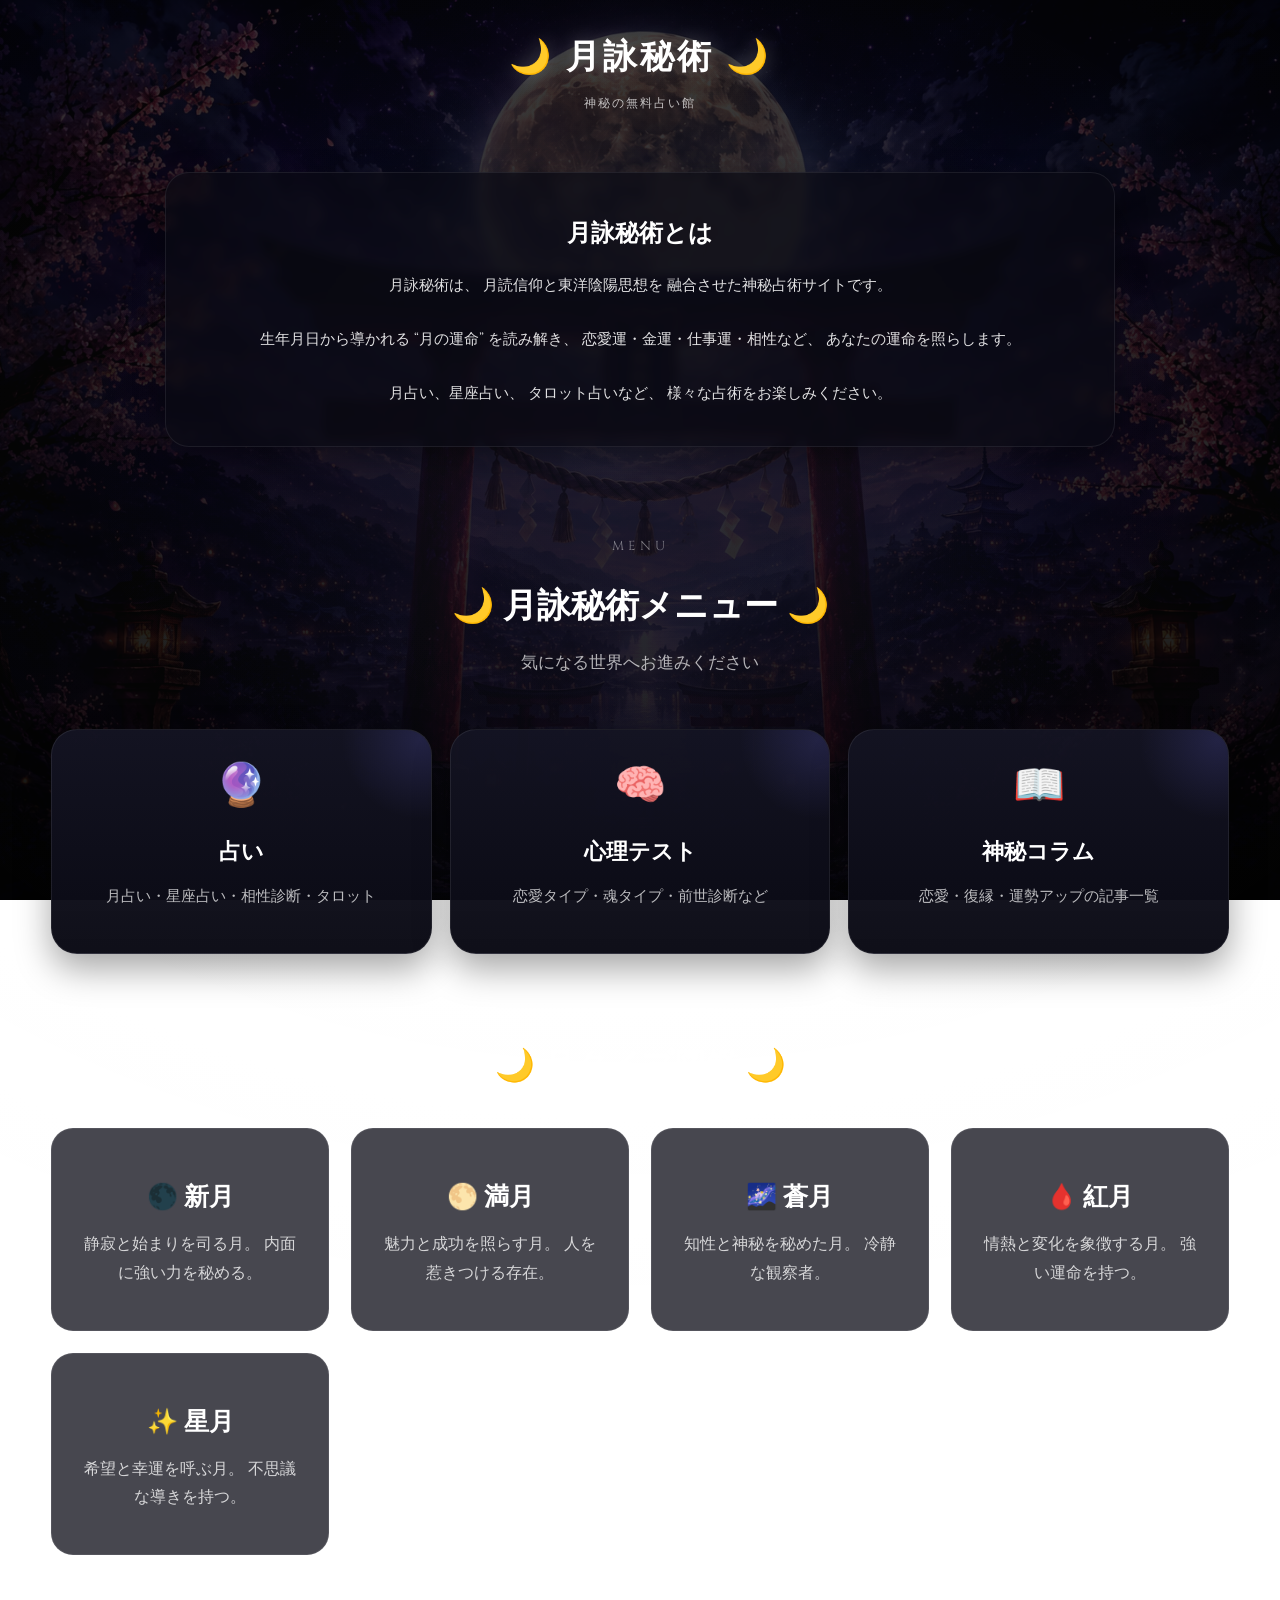
<file: index.html>
<!DOCTYPE html>
<html lang="ja">

<head>

  <meta charset="UTF-8">

  <meta
    name="viewport"
    content="width=device-width, initial-scale=1.0"
  >

  <!-- SEO -->

  <title>
    無料占い｜月詠秘術｜星座占い・相性診断・タロット
  </title>

  <meta
    name="description"
    content="無料で楽しめる神秘占いサイト。月占い・星座占い・相性診断・タロット占いなど様々な運命診断を体験できます。"
  >

  <!-- CSS -->

  <link
    rel="stylesheet"
    href="style.css"
  >

  <!-- フォント -->

  <link
    href="https://fonts.googleapis.com/css2?family=Cinzel:wght@700&display=swap"
    rel="stylesheet"
  >

</head>

<body class="top-page">

  <!-- 背景霧 -->

  <div class="fog"></div>

  <!-- ローディング -->

  <div id="loading-screen">

    <div class="loading-content">

      <div class="loading-moon"></div>

      <p>
        🌙 月を読み解いています…
      </p>

    </div>

  </div>

  <!-- タイトル -->

  <header>

    <h1>
      🌙 月詠秘術 🌙
    </h1>

    <p class="subtitle">
      神秘の無料占い館
    </p>

  </header>

  <!-- 説明 -->

  <section class="intro">

    <h2>
      月詠秘術とは
    </h2>

    <p>

      月詠秘術は、
      月読信仰と東洋陰陽思想を
      融合させた神秘占術サイトです。

      <br><br>

      生年月日から導かれる
      “月の運命” を読み解き、

      恋愛運・金運・仕事運・相性など、
      あなたの運命を照らします。

      <br><br>

      月占い、星座占い、
      タロット占いなど、
      様々な占術をお楽しみください。

    </p>

  </section>

 <section class="fortune-menu">

  <div class="section-title">

    <span>
      MENU
    </span>

    <h2>
      🌙 月詠秘術メニュー 🌙
    </h2>

    <p>
      気になる世界へお進みください
    </p>

  </div>

  <div class="fortune-grid">

    <!-- 占い -->

    <a
      href="fortune.html"
      class="fortune-card"
    >

      <div class="fortune-glow"></div>

      <div class="fortune-icon">
        🔮
      </div>

      <h3>
        占い
      </h3>

      <p>
        月占い・星座占い・相性診断・タロット
      </p>

    </a>

    <!-- 心理テスト -->

    <a
      href="psychology.html"
      class="fortune-card"
    >

      <div class="fortune-glow"></div>

      <div class="fortune-icon">
        🧠
      </div>

      <h3>
        心理テスト
      </h3>

      <p>
        恋愛タイプ・魂タイプ・前世診断など
      </p>

    </a>

    <!-- 神秘コラム -->

    <a
      href="mystic.html"
      class="fortune-card"
    >

      <div class="fortune-glow"></div>

      <div class="fortune-icon">
        📖
      </div>

      <h3>
        神秘コラム
      </h3>

      <p>
        恋愛・復縁・運勢アップの記事一覧
      </p>

    </a>

  </div>

</section>
  <!-- 月タイプ図鑑 -->

  <section class="moon-book">

    <h2>
      🌙 月タイプ図鑑 🌙
    </h2>

    <div class="moon-grid">

      <div class="moon-card">

        <h3>
          🌑 新月
        </h3>

        <p>
          静寂と始まりを司る月。
          内面に強い力を秘める。
        </p>

      </div>

      <div class="moon-card">

        <h3>
          🌕 満月
        </h3>

        <p>
          魅力と成功を照らす月。
          人を惹きつける存在。
        </p>

      </div>

      <div class="moon-card">

        <h3>
          🌌 蒼月
        </h3>

        <p>
          知性と神秘を秘めた月。
          冷静な観察者。
        </p>

      </div>

      <div class="moon-card">

        <h3>
          🩸 紅月
        </h3>

        <p>
          情熱と変化を象徴する月。
          強い運命を持つ。
        </p>

      </div>

      <div class="moon-card">

        <h3>
          ✨ 星月
        </h3>

        <p>
          希望と幸運を呼ぶ月。
          不思議な導きを持つ。
        </p>

      </div>

    </div>

  </section>

  <!-- フッター -->

  <footer class="site-footer">

    <p>
      © 月詠秘術
    </p>

  </footer>

  <!-- JS -->

  <script src="script.js"></script>

</body>

</html>
</file>
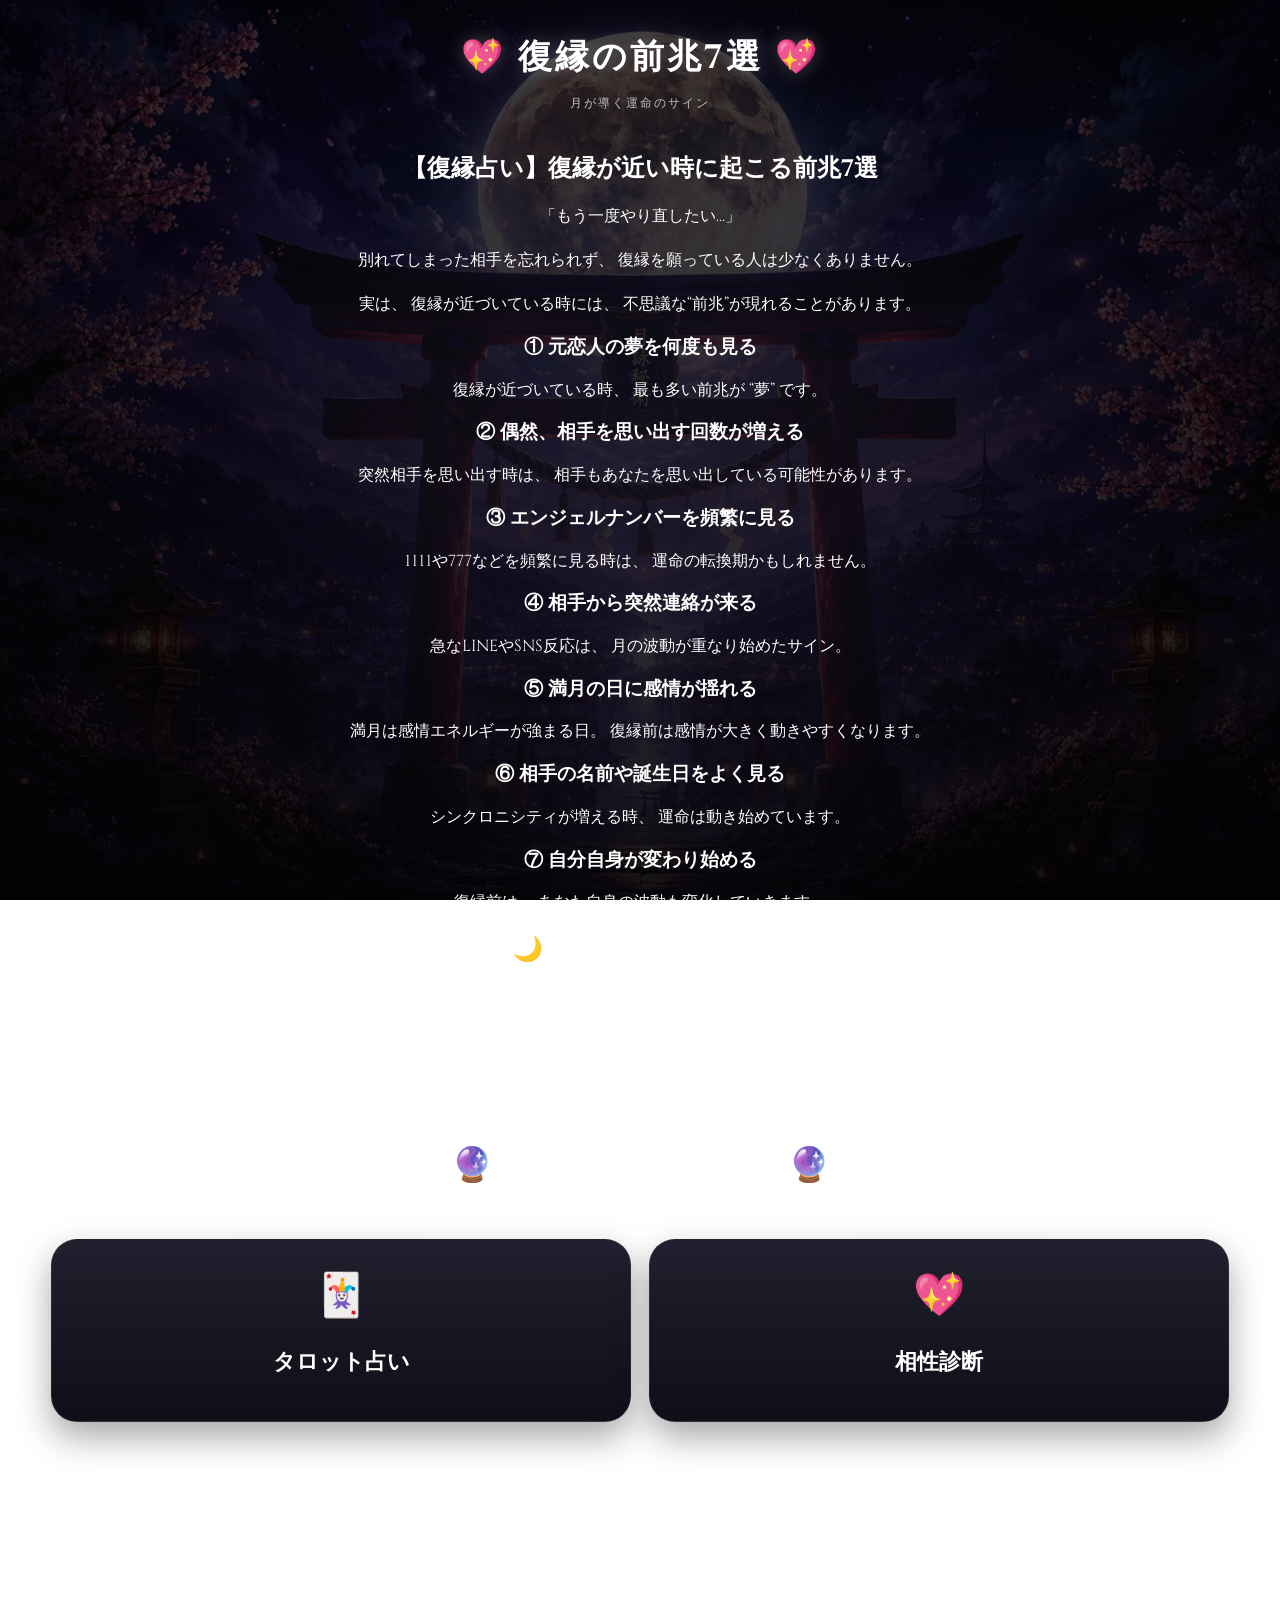
<file: article-fukuen-sign.html>
<!DOCTYPE html>
<html lang="ja">

<head>

  <meta charset="UTF-8">

  <meta
    name="viewport"
    content="width=device-width, initial-scale=1.0"
  >

  <title>
    【復縁占い】復縁が近い時に起こる前兆7選｜月詠秘術
  </title>

  <meta
    name="description"
    content="復縁が近い人に現れるスピリチュアルな前兆7選。月が導く運命のサインを無料占いサイト月詠秘術が解説。"
  >

  <link
    rel="stylesheet"
    href="style.css"
  >

  <link
    href="https://fonts.googleapis.com/css2?family=Cinzel:wght@700&display=swap"
    rel="stylesheet"
  >

</head>

<body>

  <div class="fog"></div>

  <header>

    <h1>
      💖 復縁の前兆7選 💖
    </h1>

    <p class="subtitle">
      月が導く運命のサイン
    </p>

  </header>

  <section class="article-page">

    <div class="article-box">

      <h2>
        【復縁占い】復縁が近い時に起こる前兆7選
      </h2>

      <p>

        「もう一度やり直したい…」

        <br><br>

        別れてしまった相手を忘れられず、
        復縁を願っている人は少なくありません。

        <br><br>

        実は、
        復縁が近づいている時には、
        不思議な“前兆”が現れることがあります。

      </p>

      <h3>
        ① 元恋人の夢を何度も見る
      </h3>

      <p>

        復縁が近づいている時、
        最も多い前兆が “夢” です。

      </p>

      <h3>
        ② 偶然、相手を思い出す回数が増える
      </h3>

      <p>

        突然相手を思い出す時は、
        相手もあなたを思い出している可能性があります。

      </p>

      <h3>
        ③ エンジェルナンバーを頻繁に見る
      </h3>

      <p>

        1111や777などを頻繁に見る時は、
        運命の転換期かもしれません。

      </p>

      <h3>
        ④ 相手から突然連絡が来る
      </h3>

      <p>

        急なLINEやSNS反応は、
        月の波動が重なり始めたサイン。

      </p>

      <h3>
        ⑤ 満月の日に感情が揺れる
      </h3>

      <p>

        満月は感情エネルギーが強まる日。
        復縁前は感情が大きく動きやすくなります。

      </p>

      <h3>
        ⑥ 相手の名前や誕生日をよく見る
      </h3>

      <p>

        シンクロニシティが増える時、
        運命は動き始めています。

      </p>

      <h3>
        ⑦ 自分自身が変わり始める
      </h3>

      <p>

        復縁前は、
        あなた自身の波動も変化していきます。

      </p>

      <h2>
        🌙 月詠秘術からの言葉
      </h2>

      <p>

        本当に縁がある相手なら、
        月は再び2人を引き寄せます。

        <br><br>

        月は、
        静かにあなたの運命を照らしています。

      </p>

    </div>

  </section>

  <!-- 他占いへ -->

  <section class="fortune-menu">

    <div class="section-title">

      <h2>
        🔮 無料占いはこちら 🔮
      </h2>

    </div>

    <div class="fortune-grid">

      <a
        href="tarot.html"
        class="fortune-card"
      >

        <div class="fortune-icon">
          🃏
        </div>

        <h3>
          タロット占い
        </h3>

      </a>

      <a
        href="compatibility.html"
        class="fortune-card"
      >

        <div class="fortune-icon">
          💖
        </div>

        <h3>
          相性診断
        </h3>

      </a>

    </div>

  </section>

  <!-- 戻る -->

  <div class="back-area">

    <a
      href="mystic.html"
      class="back-btn"
    >

      ← コラム一覧へ戻る

    </a>

  </div>

</body>

</html>
</file>
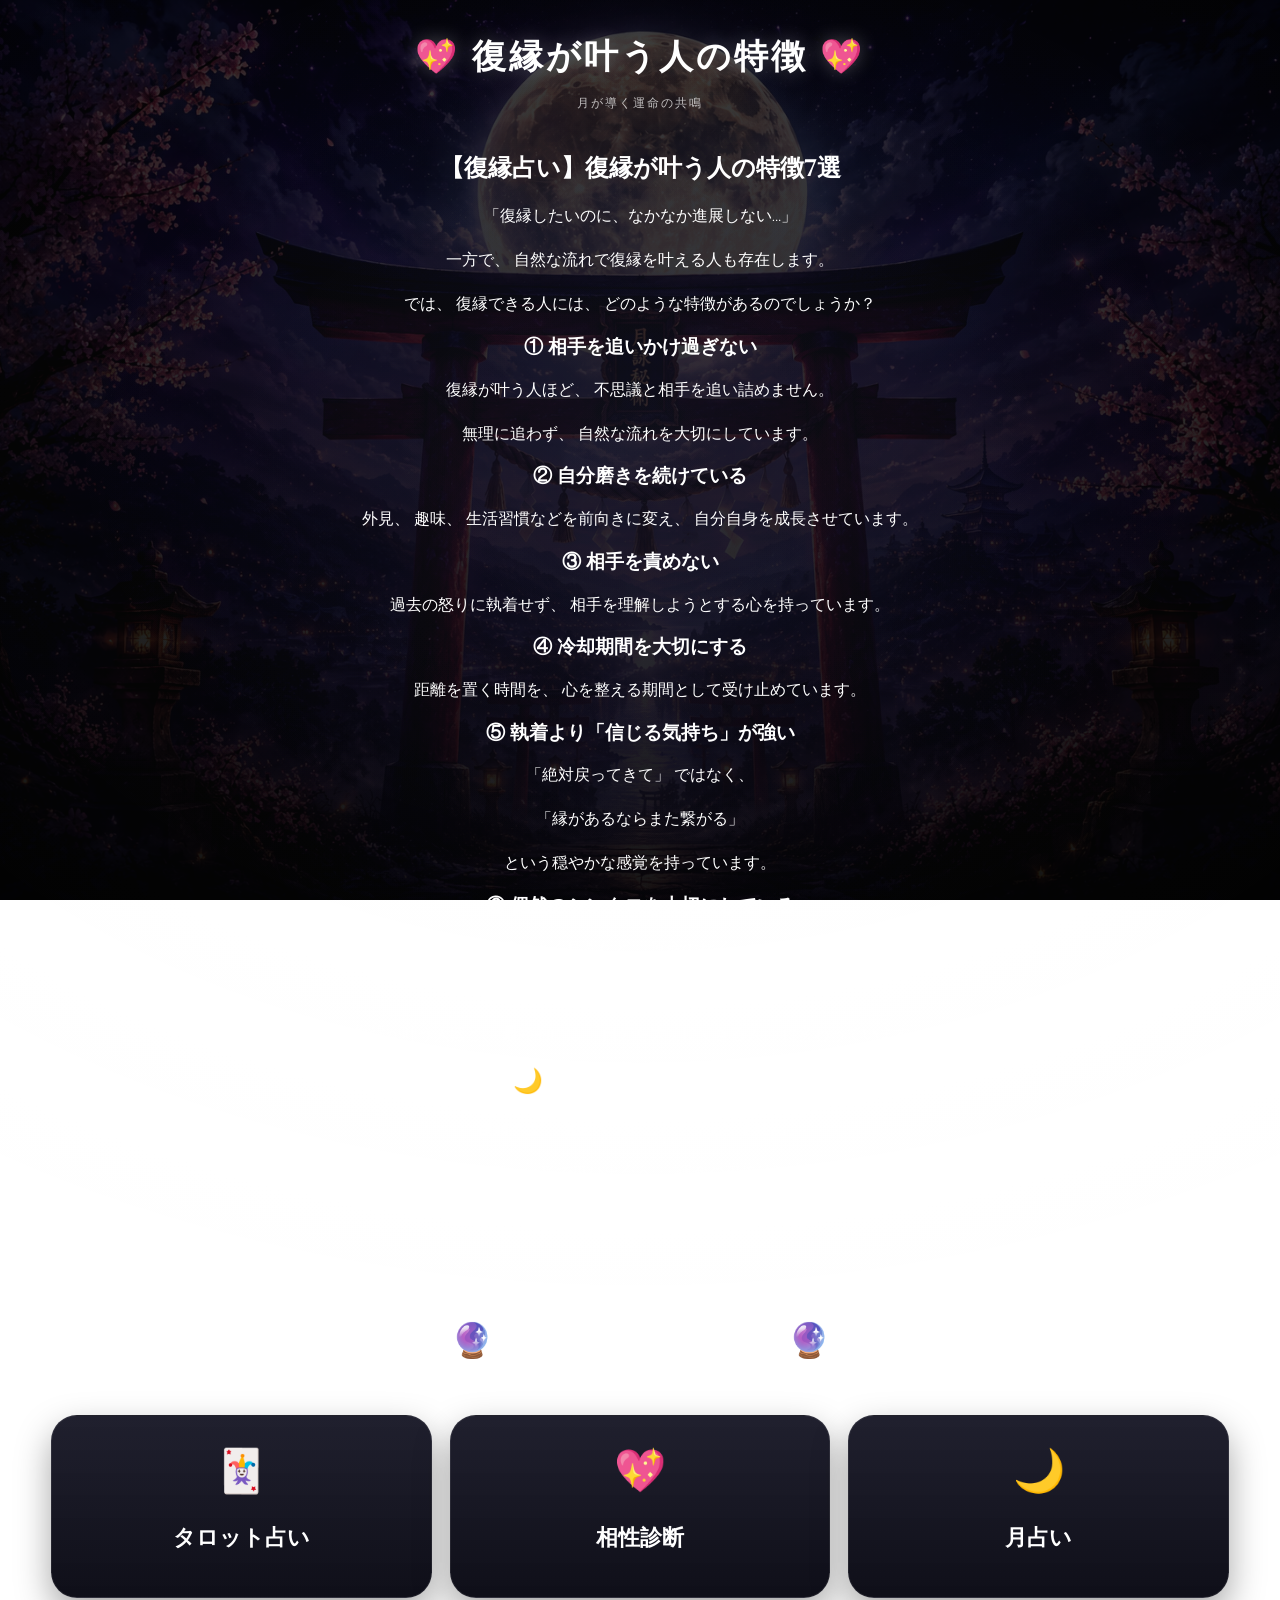
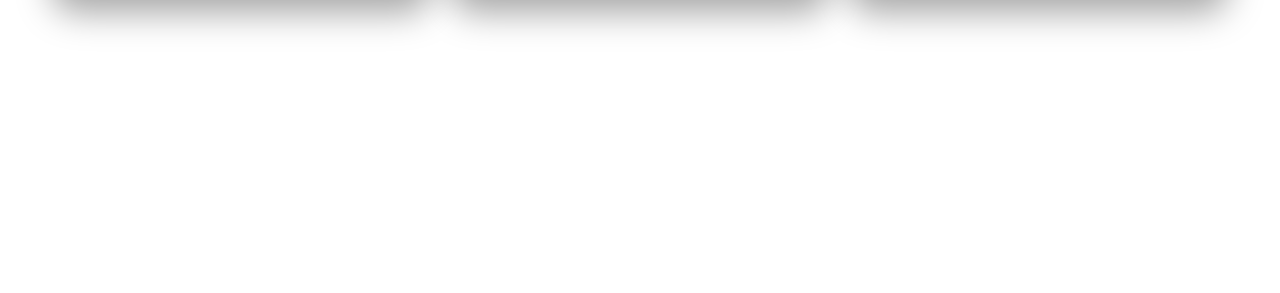
<file: article-fukuen-success.html>
<!DOCTYPE html>
<html lang="ja">

<head>

  <meta charset="UTF-8">

  <meta
    name="viewport"
    content="width=device-width, initial-scale=1.0"
  >

  <title>
    【復縁占い】復縁が叶う人の特徴7選｜月詠秘術
  </title>

  <meta
    name="description"
    content="復縁が叶う人には共通点がある？月が導く復縁成功の特徴を神秘視点で解説。"
  >

  <!-- CSS -->

  <link
    rel="stylesheet"
    href="style.css"
  >

  <!-- フォント -->

  <link
    href="https://fonts.googleapis.com/css2?family=Cinzel:wght@700&display=swap"
    rel="stylesheet"
  >

</head>

<body>

  <!-- 背景 -->

  <div class="fog"></div>

  <!-- タイトル -->

  <header>

    <h1>
      💖 復縁が叶う人の特徴 💖
    </h1>

    <p class="subtitle">
      月が導く運命の共鳴
    </p>

  </header>

  <!-- 記事 -->

  <section class="article-page">

    <div class="article-box">

      <h2>
        【復縁占い】復縁が叶う人の特徴7選
      </h2>

      <p>

        「復縁したいのに、なかなか進展しない…」

        <br><br>

        一方で、
        自然な流れで復縁を叶える人も存在します。

        <br><br>

        では、
        復縁できる人には、
        どのような特徴があるのでしょうか？

      </p>

      <h3>
        ① 相手を追いかけ過ぎない
      </h3>

      <p>

        復縁が叶う人ほど、
        不思議と相手を追い詰めません。

        <br><br>

        無理に追わず、
        自然な流れを大切にしています。

      </p>

      <h3>
        ② 自分磨きを続けている
      </h3>

      <p>

        外見、
        趣味、
        生活習慣などを前向きに変え、
        自分自身を成長させています。

      </p>

      <h3>
        ③ 相手を責めない
      </h3>

      <p>

        過去の怒りに執着せず、
        相手を理解しようとする心を持っています。

      </p>

      <h3>
        ④ 冷却期間を大切にする
      </h3>

      <p>

        距離を置く時間を、
        心を整える期間として受け止めています。

      </p>

      <h3>
        ⑤ 執着より「信じる気持ち」が強い
      </h3>

      <p>

        「絶対戻ってきて」
        ではなく、

        <br><br>

        「縁があるならまた繋がる」

        <br><br>

        という穏やかな感覚を持っています。

      </p>

      <h3>
        ⑥ 偶然のシンクロを大切にしている
      </h3>

      <p>

        相手の名前や誕生日をよく見るなど、
        運命のサインを大切にしています。

      </p>

      <h3>
        ⑦ 自分自身を愛せるようになる
      </h3>

      <p>

        復縁が叶う人ほど、
        最終的には
        「自分を大切にできる人」
        に変わっています。

      </p>

      <h2>
        🌙 月詠秘術からの言葉
      </h2>

      <p>

        復縁とは、
        過去へ戻ることではありません。

        <br><br>

        2人が新しい形で再び出会う、
        “運命の再接続” です。

        <br><br>

        本当に縁がある相手なら、
        月は再び2人を引き寄せます。

      </p>

    </div>

  </section>

  <!-- 他占い -->

  <section class="fortune-menu">

    <div class="section-title">

      <h2>
        🔮 無料占いはこちら 🔮
      </h2>

    </div>

    <div class="fortune-grid">

      <!-- タロット -->

      <a
        href="tarot.html"
        class="fortune-card"
      >

        <div class="fortune-icon">
          🃏
        </div>

        <h3>
          タロット占い
        </h3>

      </a>

      <!-- 相性診断 -->

      <a
        href="compatibility.html"
        class="fortune-card"
      >

        <div class="fortune-icon">
          💖
        </div>

        <h3>
          相性診断
        </h3>

      </a>

      <!-- 月占い -->

      <a
        href="moon.html"
        class="fortune-card"
      >

        <div class="fortune-icon">
          🌙
        </div>

        <h3>
          月占い
        </h3>

      </a>

    </div>

  </section>

  <!-- 戻る -->

  <div class="back-area">

    <a
      href="mystic.html"
      class="back-btn"
    >

      ← コラム一覧へ戻る

    </a>

  </div>

  <!-- フッター -->

  <footer class="site-footer">

    <p>
      © 月詠秘術
    </p>

  </footer>

</body>

</html>
</file>
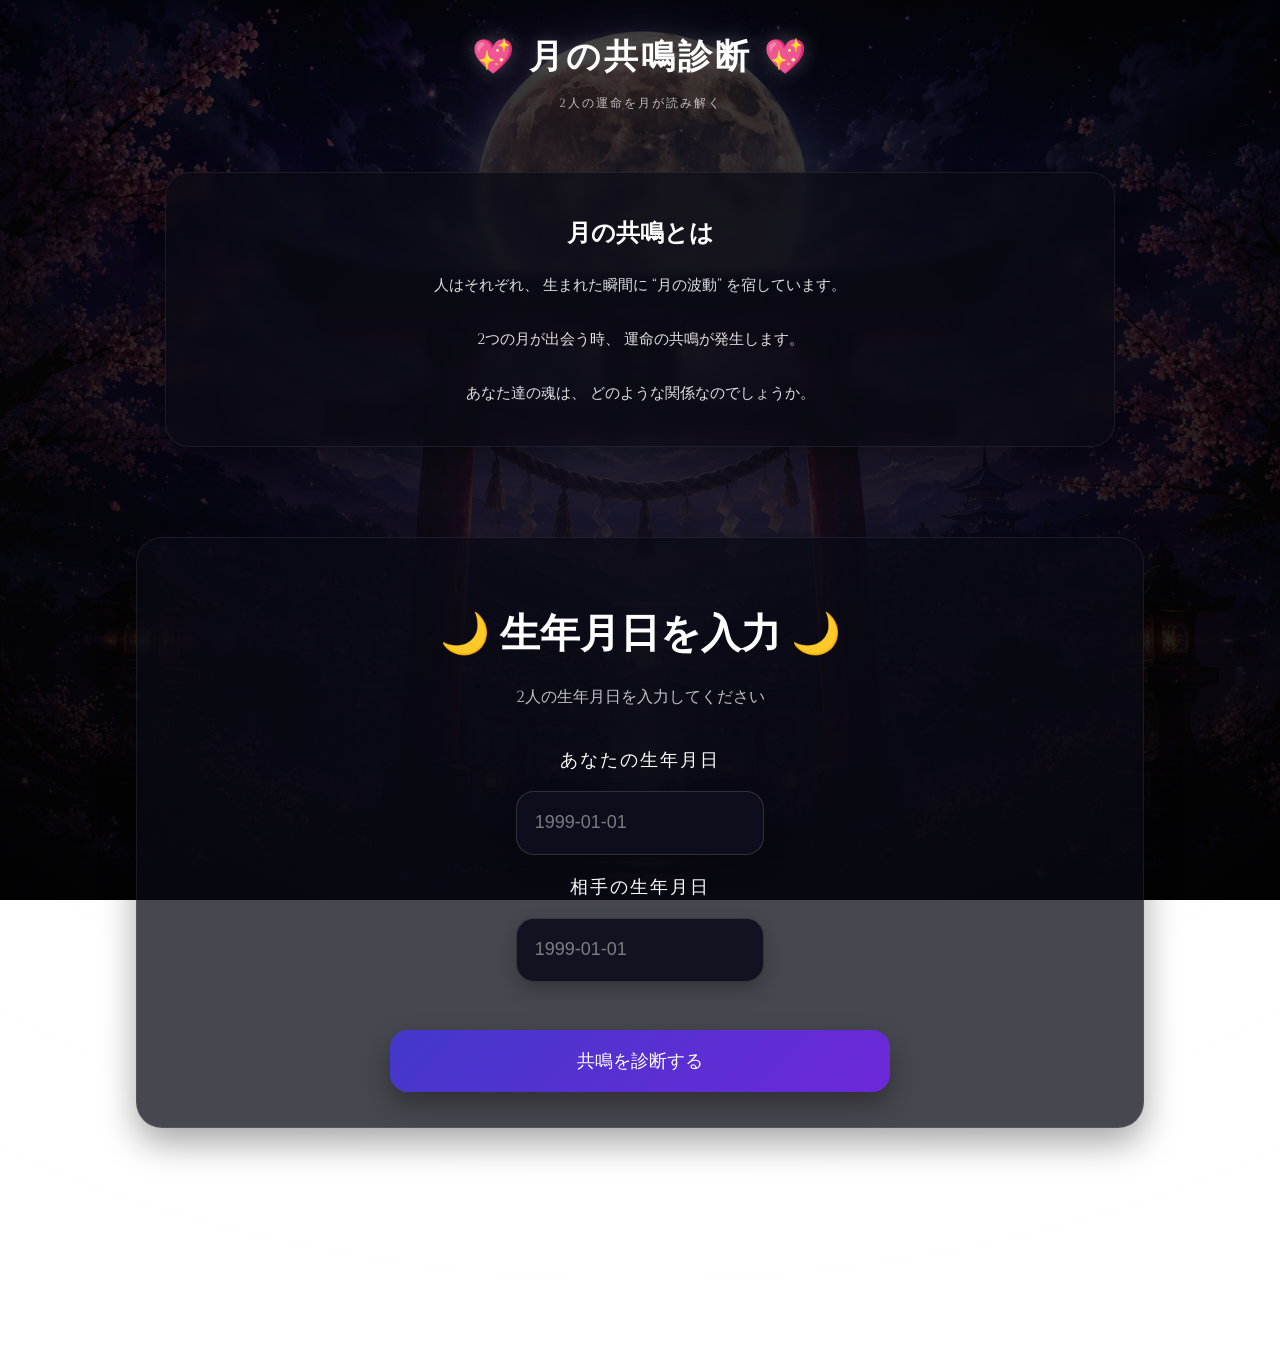
<file: compatibility.html>
<!DOCTYPE html>
<html lang="ja">

<head>

  <meta charset="UTF-8">

  <meta
    name="viewport"
    content="width=device-width, initial-scale=1.0"
  >

  <title>
    月の共鳴診断｜無料相性占い｜月詠秘術
  </title>

  <meta
    name="description"
    content="2人の生年月日から運命の相性を診断。月の共鳴による神秘の相性占い。"
  >

  <!-- CSS -->

  <link
    rel="stylesheet"
    href="style.css"
  >

  <!-- フォント -->

  <link
    href="https://fonts.googleapis.com/css2?family=Cinzel:wght@700&display=swap"
    rel="stylesheet"
  >

</head>

<body>

  <!-- 背景霧 -->

  <div class="fog"></div>

  <!-- タイトル -->

  <header>

    <h1>
      💖 月の共鳴診断 💖
    </h1>

    <p class="subtitle">
      2人の運命を月が読み解く
    </p>

  </header>

  <!-- 説明 -->

  <section class="intro">

    <h2>
      月の共鳴とは
    </h2>

    <p>

      人はそれぞれ、
      生まれた瞬間に
      “月の波動” を宿しています。

      <br><br>

      2つの月が出会う時、
      運命の共鳴が発生します。

      <br><br>

      あなた達の魂は、
      どのような関係なのでしょうか。

    </p>

  </section>

  <!-- 相性診断 -->

  <section class="compatibility-section">

    <h2>
      🌙 生年月日を入力 🌙
    </h2>

    <p class="compatibility-text">

      2人の生年月日を入力してください

    </p>

    <div class="compatibility-inputs">

      <!-- あなた -->

      <div>

        <label
          class="birth-label"
          for="person1"
        >

          あなたの生年月日

        </label>

        <input
          type="text"
          id="person1"
          placeholder="1999-01-01"
          maxlength="10"
          inputmode="numeric"
          autocomplete="off"
        >

      </div>

      <!-- 相手 -->

      <div>

        <label
          class="birth-label"
          for="person2"
        >

          相手の生年月日

        </label>

        <input
          type="text"
          id="person2"
          placeholder="1999-01-01"
          maxlength="10"
          inputmode="numeric"
          autocomplete="off"
        >

      </div>

      <button onclick="checkCompatibility()">

        共鳴を診断する

      </button>

    </div>

    <!-- 結果 -->

    <div id="compatibility-result"></div>

  </section>

  <!-- 戻る -->

  <div class="back-area">

    <a
      href="index.html"
      class="back-btn"
    >

      ← TOPへ戻る

    </a>

  </div>

  <!-- JS -->

  <script src="compatibility.js"></script>

</body>

</html>
</file>
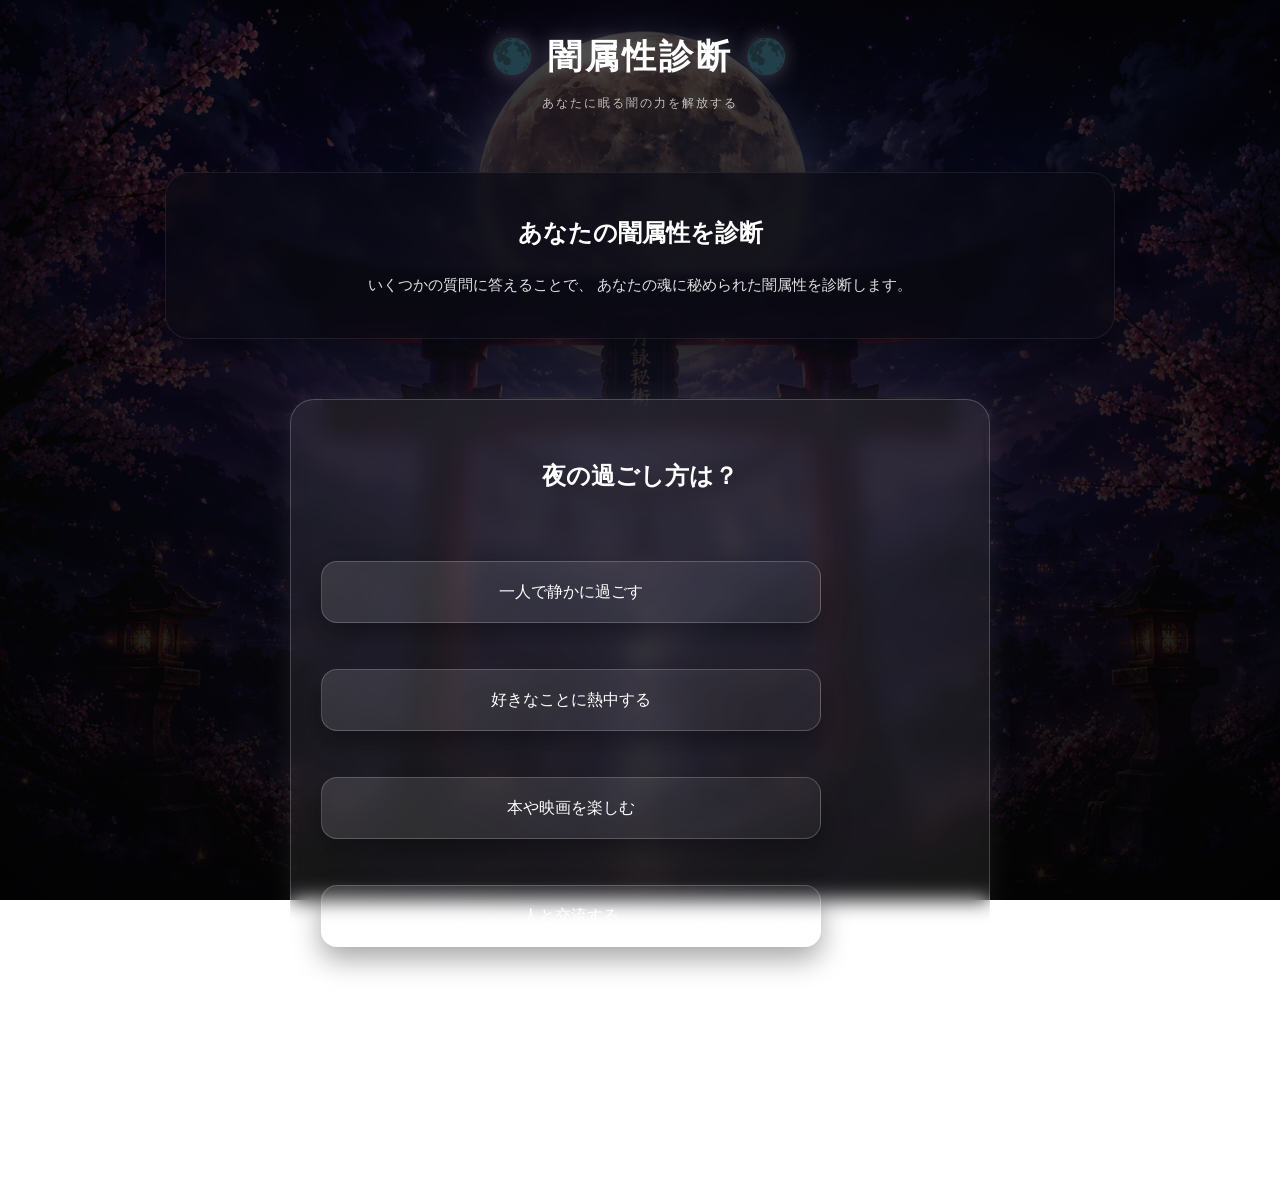
<file: dark-test.html>
<!DOCTYPE html>
<html lang="ja">

<head>

  <meta charset="UTF-8">

  <meta
    name="viewport"
    content="width=device-width, initial-scale=1.0"
  >

  <title>
    闇属性診断｜月詠秘術
  </title>

  <meta
    name="description"
    content="あなたの隠された闇属性を診断。深淵・紅蓮・幻影・奈落のどの力を秘めている？"
  >

  <link
    rel="stylesheet"
    href="style.css"
  >

  <link
    href="https://fonts.googleapis.com/css2?family=Cinzel:wght@700&display=swap"
    rel="stylesheet"
  >

</head>

<body>

  <div class="fog"></div>

  <header>

    <h1>
      🌑 闇属性診断 🌑
    </h1>

    <p class="subtitle">
      あなたに眠る闇の力を解放する
    </p>

  </header>

  <section class="intro">

    <h2>
      あなたの闇属性を診断
    </h2>

    <p>

      いくつかの質問に答えることで、
      あなたの魂に秘められた闇属性を診断します。

    </p>

  </section>

  <section class="love-test-section">

    <div
      class="question-box"
      id="question-box"
    >

      <h2 id="question">

        診断を読み込み中...

      </h2>

      <div
        id="answers"
        class="answers"
      ></div>

    </div>

    <div
      id="result"
      class="result-box"
    ></div>

  </section>

  <div class="back-area">

    <a
      href="psychology.html"
      class="back-btn"
    >

      ← 心理テスト一覧へ戻る

    </a>

  </div>

  <script src="dark-test.js"></script>

</body>

</html>
</file>
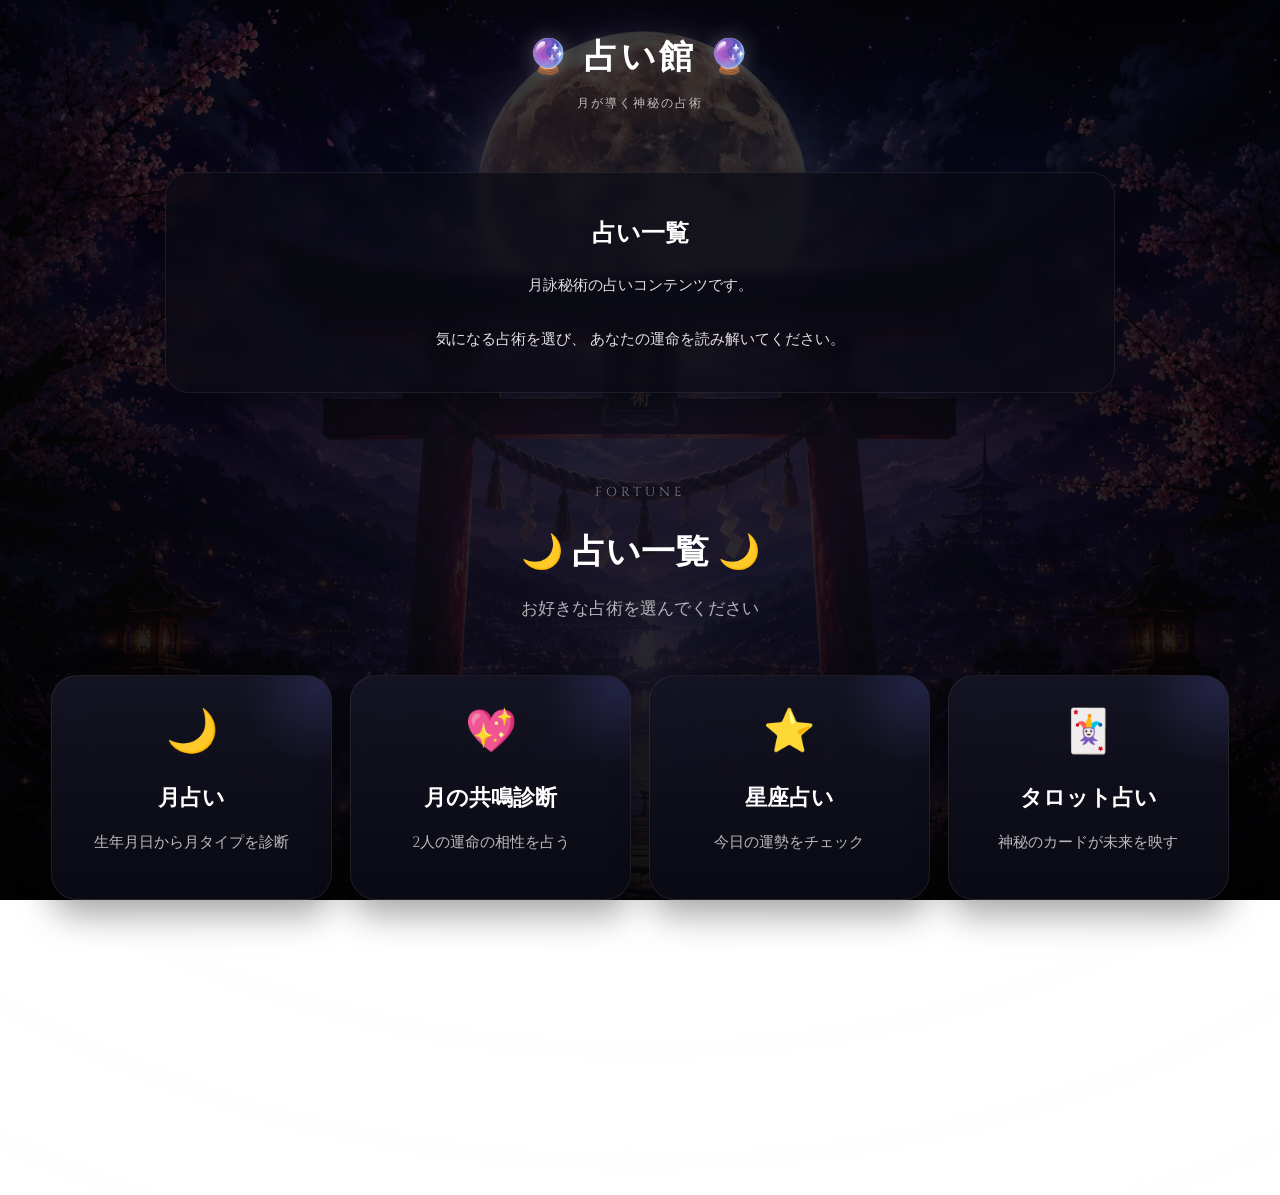
<file: fortune.html>
<!DOCTYPE html>
<html lang="ja">

<head>

  <meta charset="UTF-8">

  <meta
    name="viewport"
    content="width=device-width, initial-scale=1.0"
  >

  <title>
    占い一覧｜月詠秘術
  </title>

  <meta
    name="description"
    content="月占い・相性診断・星座占い・タロット占いを楽しめる占い一覧ページ。"
  >

  <link
    rel="stylesheet"
    href="style.css"
  >

  <link
    href="https://fonts.googleapis.com/css2?family=Cinzel:wght@700&display=swap"
    rel="stylesheet"
  >

</head>

<body>

  <div class="fog"></div>

  <header>

    <h1>
      🔮 占い館 🔮
    </h1>

    <p class="subtitle">
      月が導く神秘の占術
    </p>

  </header>

  <section class="intro">

    <h2>
      占い一覧
    </h2>

    <p>

      月詠秘術の占いコンテンツです。

      <br><br>

      気になる占術を選び、
      あなたの運命を読み解いてください。

    </p>

  </section>

  <section class="fortune-menu">

    <div class="section-title">

      <span>
        FORTUNE
      </span>

      <h2>
        🌙 占い一覧 🌙
      </h2>

      <p>
        お好きな占術を選んでください
      </p>

    </div>

    <div class="fortune-grid">

      <!-- 月占い -->

      <a
        href="moon.html"
        class="fortune-card"
      >

        <div class="fortune-glow"></div>

        <div class="fortune-icon">
          🌙
        </div>

        <h3>
          月占い
        </h3>

        <p>
          生年月日から月タイプを診断
        </p>

      </a>

      <!-- 相性診断 -->

      <a
        href="compatibility.html"
        class="fortune-card"
      >

        <div class="fortune-glow"></div>

        <div class="fortune-icon">
          💖
        </div>

        <h3>
          月の共鳴診断
        </h3>

        <p>
          2人の運命の相性を占う
        </p>

      </a>

      <!-- 星座占い -->

      <a
        href="zodiac.html"
        class="fortune-card"
      >

        <div class="fortune-glow"></div>

        <div class="fortune-icon">
          ⭐
        </div>

        <h3>
          星座占い
        </h3>

        <p>
          今日の運勢をチェック
        </p>

      </a>

      <!-- タロット -->

      <a
        href="tarot.html"
        class="fortune-card"
      >

        <div class="fortune-glow"></div>

        <div class="fortune-icon">
          🃏
        </div>

        <h3>
          タロット占い
        </h3>

        <p>
          神秘のカードが未来を映す
        </p>

      </a>

    </div>

  </section>

  <div class="back-area">

    <a
      href="index.html"
      class="back-btn"
    >

      ← TOPへ戻る

    </a>

  </div>

  <footer class="site-footer">

    <p>
      © 月詠秘術
    </p>

  </footer>

</body>

</html>
</file>
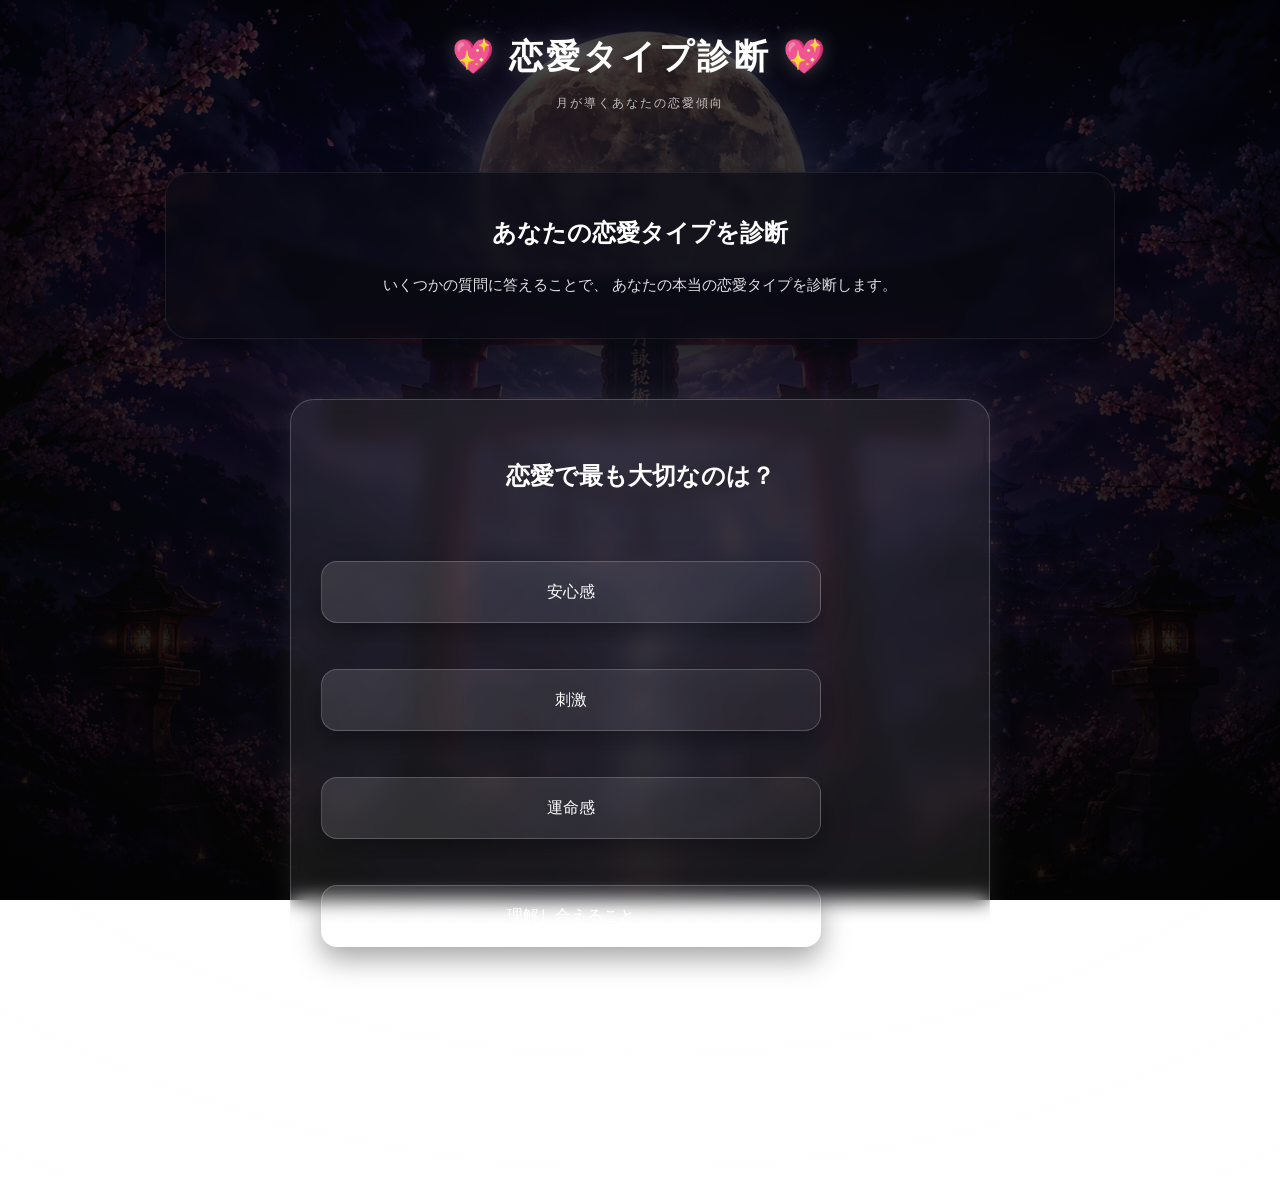
<file: love-test.html>
<!DOCTYPE html>
<html lang="ja">

<head>

  <meta charset="UTF-8">

  <meta
    name="viewport"
    content="width=device-width, initial-scale=1.0"
  >

  <title>
    恋愛タイプ診断｜月詠秘術
  </title>

  <meta
    name="description"
    content="あなたの恋愛タイプを診断。月が導く本当の恋愛傾向とは？"
  >

  <link
    rel="stylesheet"
    href="style.css"
  >

  <link
    href="https://fonts.googleapis.com/css2?family=Cinzel:wght@700&display=swap"
    rel="stylesheet"
  >

</head>

<body>

  <div class="fog"></div>

  <!-- タイトル -->

  <header>

    <h1>
      💖 恋愛タイプ診断 💖
    </h1>

    <p class="subtitle">
      月が導くあなたの恋愛傾向
    </p>

  </header>

  <!-- 説明 -->

  <section class="intro">

    <h2>
      あなたの恋愛タイプを診断
    </h2>

    <p>

      いくつかの質問に答えることで、
      あなたの本当の恋愛タイプを診断します。

    </p>

  </section>

  <!-- 診断 -->

  <section class="love-test-section">

    <div class="question-box" id="question-box">

      <h2 id="question">

        質問を読み込み中...

      </h2>

      <div id="answers" class="answers"></div>

    </div>

    <!-- 結果 -->

    <div id="result" class="result-box"></div>

  </section>

  <!-- 戻る -->

  <div class="back-area">

    <a
      href="index.html"
      class="back-btn"
    >

      ← TOPへ戻る

    </a>

  </div>

  <script src="love-test.js"></script>

</body>

</html>
</file>
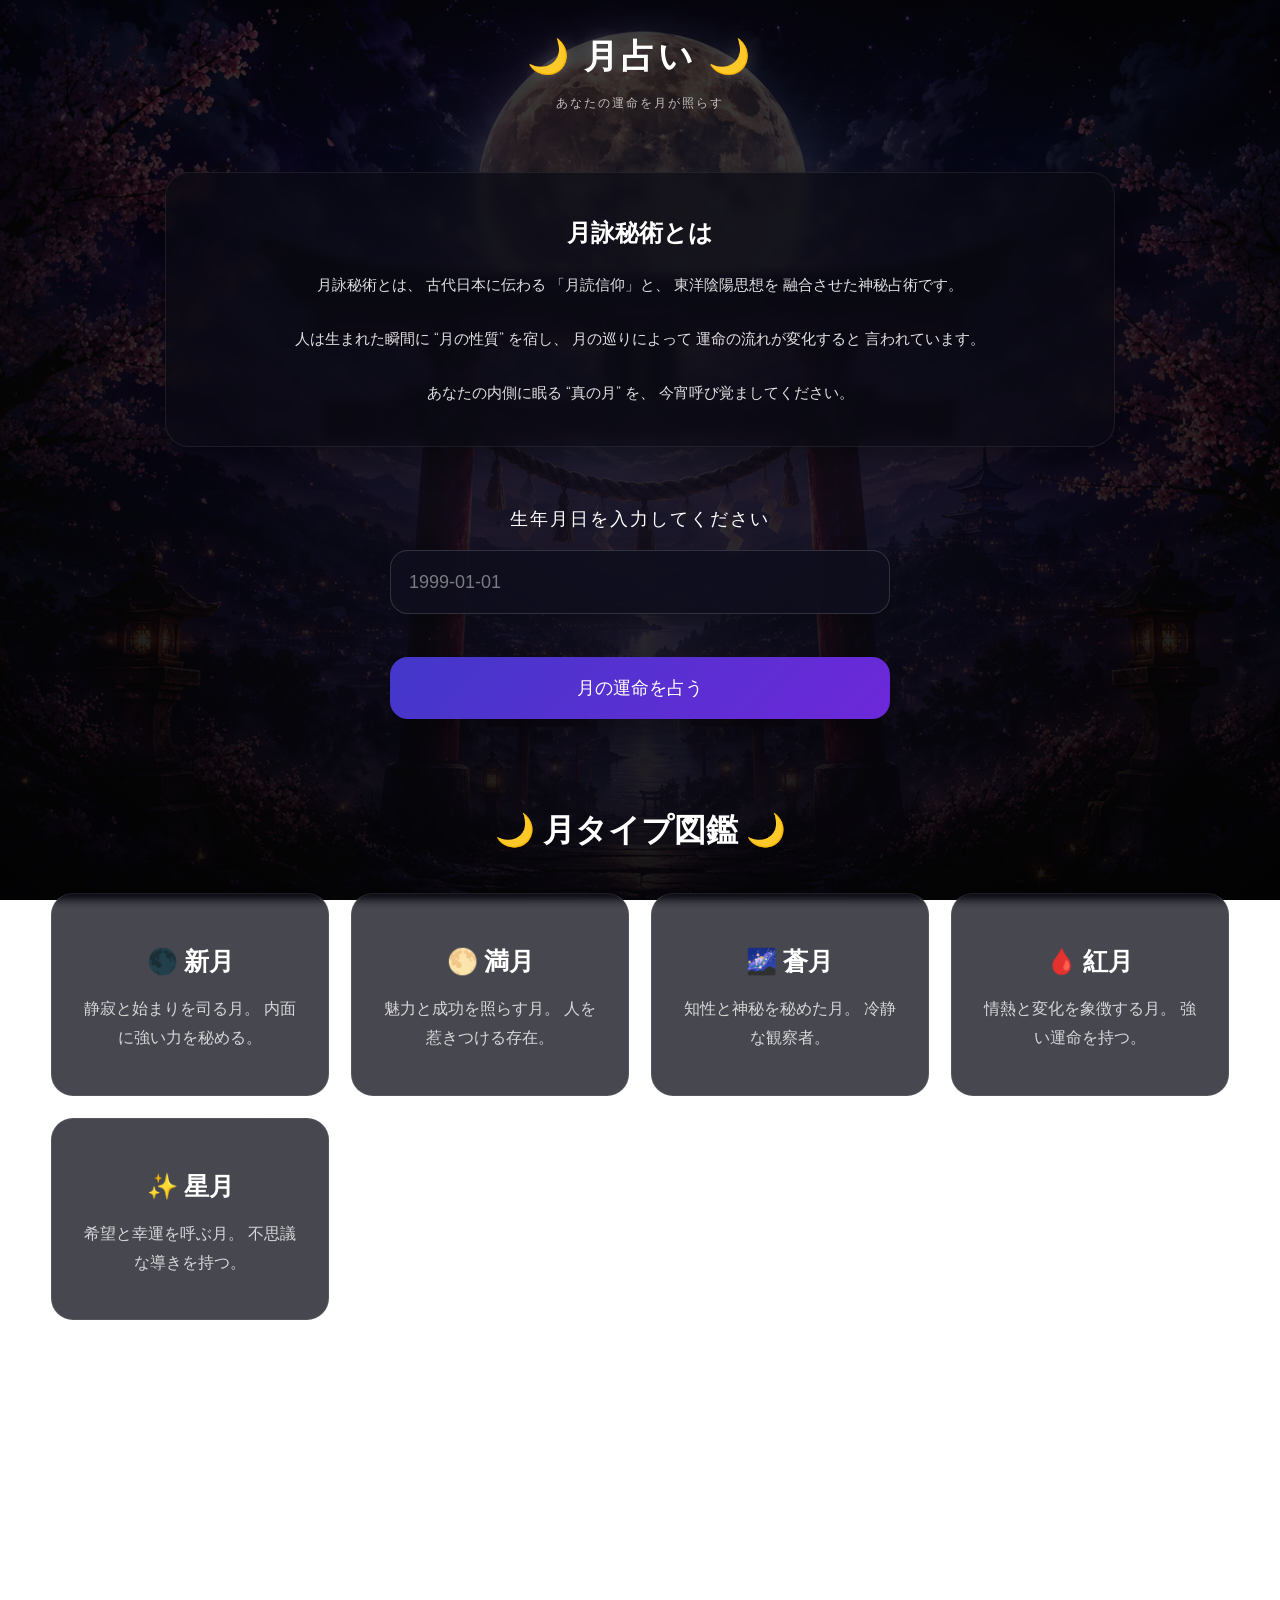
<file: moon.html>
<!DOCTYPE html>
<html lang="ja">

<head>

  <meta charset="UTF-8">

  <meta
    name="viewport"
    content="width=device-width, initial-scale=1.0"
  >

  <!-- SEO -->

  <title>
    月占い｜無料占い｜月詠秘術
  </title>

  <meta
    name="description"
    content="生年月日からあなたの月タイプと運命を診断する無料月占い。恋愛運・金運・仕事運を神秘の月が読み解きます。"
  >

  <!-- CSS -->

  <link
    rel="stylesheet"
    href="style.css"
  >

  <!-- フォント -->

  <link
    href="https://fonts.googleapis.com/css2?family=Cinzel:wght@700&display=swap"
    rel="stylesheet"
  >

</head>

<body class="top-page">

  <!-- 背景霧 -->

  <div class="fog"></div>

  <!-- ローディング -->

  <div id="loading-screen">

    <div class="loading-content">

      <div class="loading-moon"></div>

      <p>
        🌙 月を読み解いています…
      </p>

    </div>

  </div>

  <!-- タイトル -->

  <header>

    <h1>
      🌙 月占い 🌙
    </h1>

    <p class="subtitle">
      あなたの運命を月が照らす
    </p>

  </header>

  <!-- 説明 -->

  <section class="intro">

    <h2>
      月詠秘術とは
    </h2>

    <p>

      月詠秘術とは、

      古代日本に伝わる
      「月読信仰」と、

      東洋陰陽思想を
      融合させた神秘占術です。

      <br><br>

      人は生まれた瞬間に
      “月の性質” を宿し、

      月の巡りによって
      運命の流れが変化すると
      言われています。

      <br><br>

      あなたの内側に眠る
      “真の月” を、
      今宵呼び覚ましてください。

    </p>

  </section>

  <!-- 入力 -->

  <section class="input-section">

    <label
      class="birth-label"
      for="birthday"
    >

      生年月日を入力してください

    </label>

    <input
      type="text"
      id="birthday"
      inputmode="numeric"
      autocomplete="off"
      placeholder="1999-01-01"
      maxlength="10"
    >

    <p id="error-message"></p>

    <button onclick="goFortune()">

      月の運命を占う

    </button>

  </section>

  <!-- 月タイプ図鑑 -->

  <section class="moon-book">

    <h2>
      🌙 月タイプ図鑑 🌙
    </h2>

    <div class="moon-grid">

      <div class="moon-card">

        <h3>
          🌑 新月
        </h3>

        <p>
          静寂と始まりを司る月。
          内面に強い力を秘める。
        </p>

      </div>

      <div class="moon-card">

        <h3>
          🌕 満月
        </h3>

        <p>
          魅力と成功を照らす月。
          人を惹きつける存在。
        </p>

      </div>

      <div class="moon-card">

        <h3>
          🌌 蒼月
        </h3>

        <p>
          知性と神秘を秘めた月。
          冷静な観察者。
        </p>

      </div>

      <div class="moon-card">

        <h3>
          🩸 紅月
        </h3>

        <p>
          情熱と変化を象徴する月。
          強い運命を持つ。
        </p>

      </div>

      <div class="moon-card">

        <h3>
          ✨ 星月
        </h3>

        <p>
          希望と幸運を呼ぶ月。
          不思議な導きを持つ。
        </p>

      </div>

    </div>

  </section>

  <!-- 戻る -->

  <div class="back-area">

    <a
      href="index.html"
      class="back-btn"
    >

      ← TOPへ戻る

    </a>

  </div>

  <!-- フッター -->

  <footer class="site-footer">

    <p>
      © 月詠秘術
    </p>

  </footer>

  <!-- JS -->

  <script src="script.js"></script>

</body>

</html>
</file>
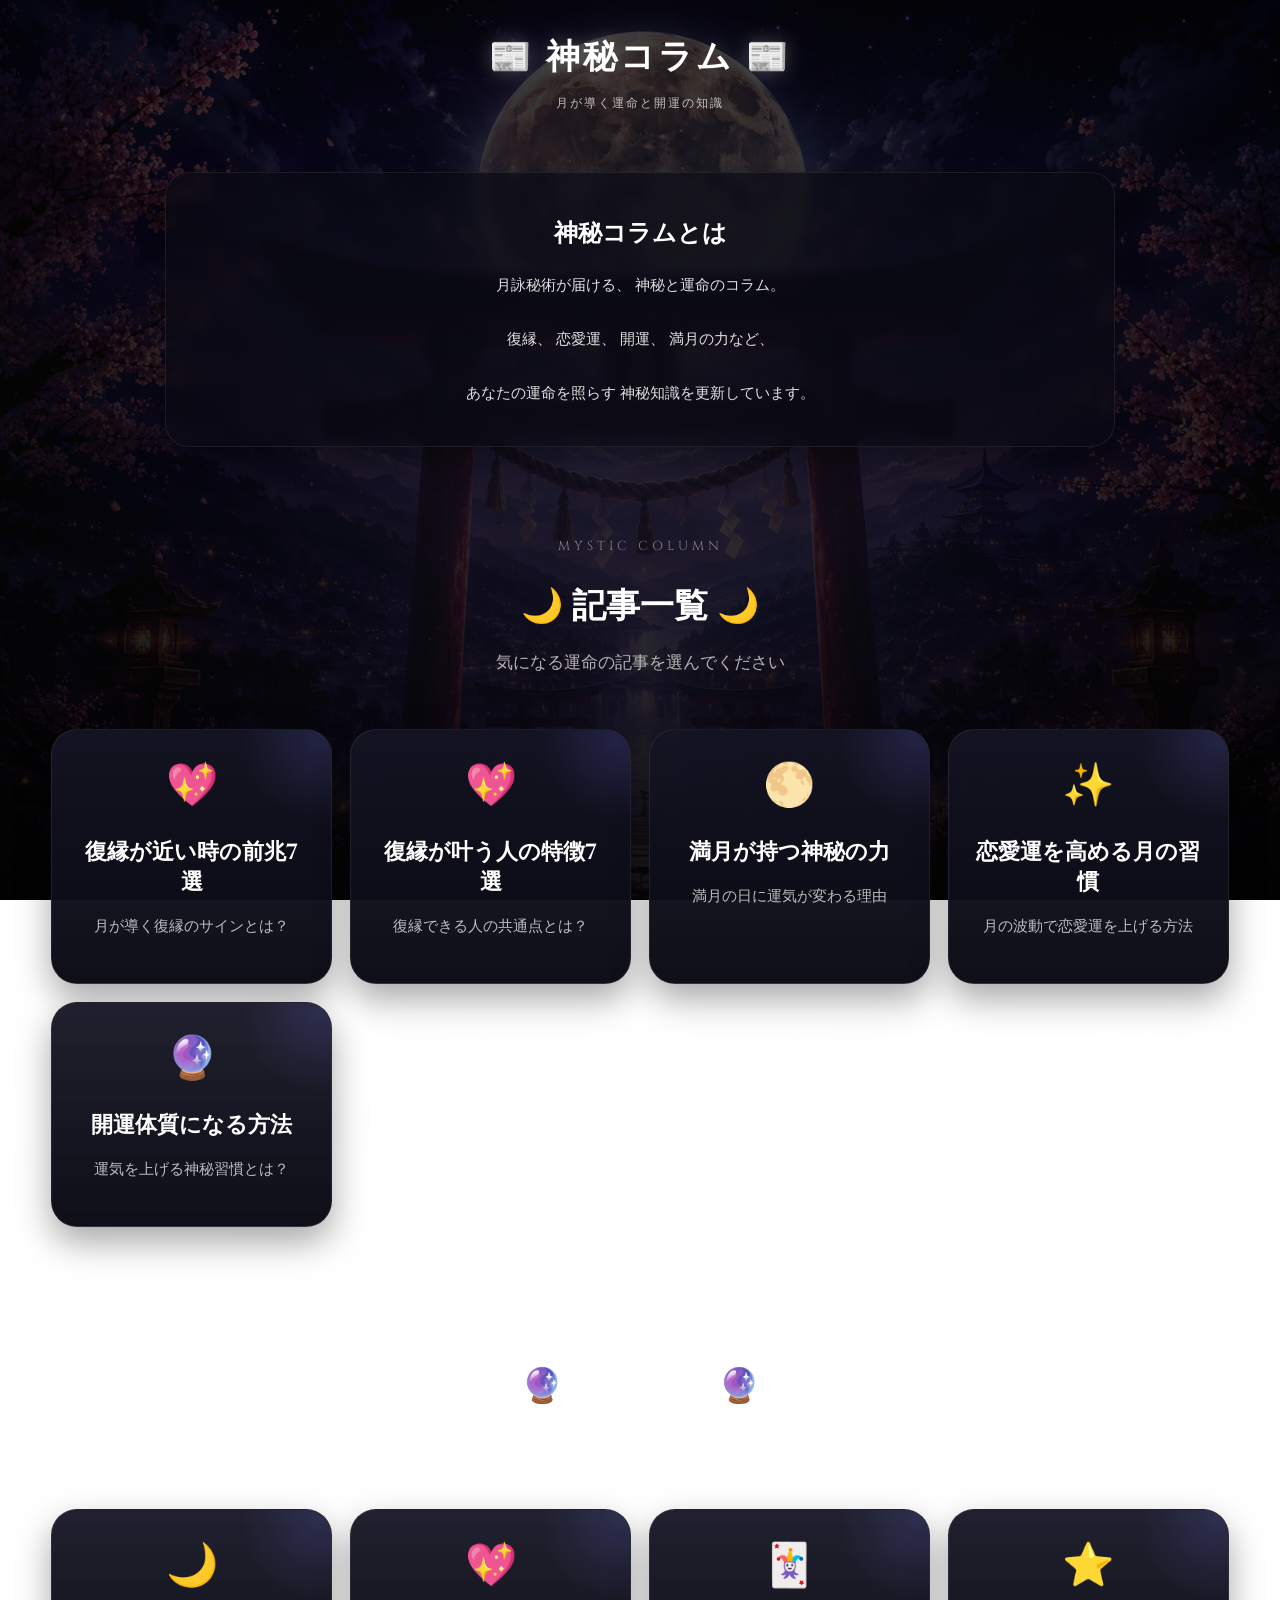
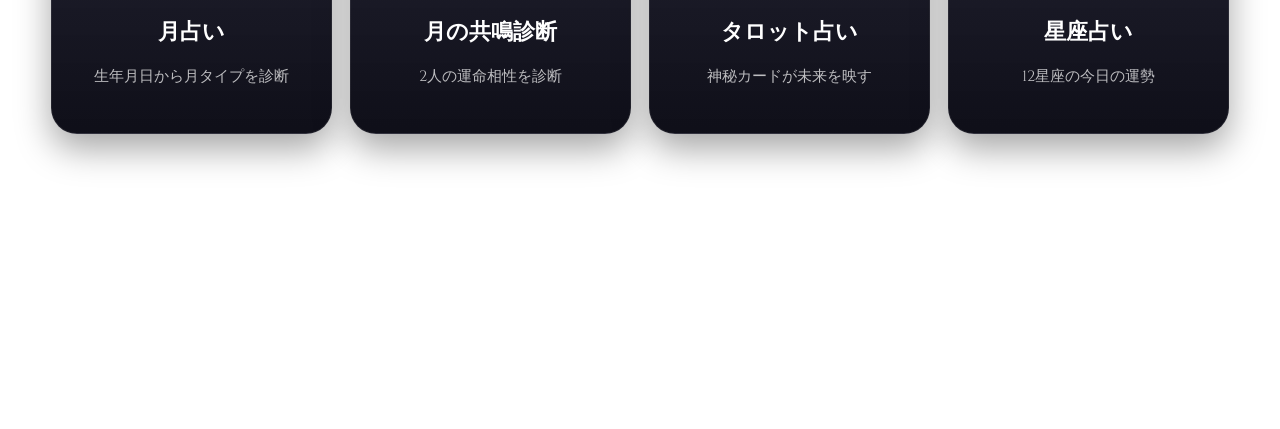
<file: mystic.html>
<!DOCTYPE html>
<html lang="ja">

<head>

  <meta charset="UTF-8">

  <meta
    name="viewport"
    content="width=device-width, initial-scale=1.0"
  >

  <title>
    神秘コラム｜月詠秘術
  </title>

  <meta
    name="description"
    content="復縁・恋愛運・満月・開運など神秘の知識を届ける無料占いコラム。"
  >

  <!-- CSS -->

  <link
    rel="stylesheet"
    href="style.css"
  >

  <!-- フォント -->

  <link
    href="https://fonts.googleapis.com/css2?family=Cinzel:wght@700&display=swap"
    rel="stylesheet"
  >

</head>

<body>

  <!-- 背景 -->

  <div class="fog"></div>

  <!-- ヘッダー -->

  <header>

    <h1>
      📰 神秘コラム 📰
    </h1>

    <p class="subtitle">
      月が導く運命と開運の知識
    </p>

  </header>

  <!-- 説明 -->

  <section class="intro">

    <h2>
      神秘コラムとは
    </h2>

    <p>

      月詠秘術が届ける、
      神秘と運命のコラム。

      <br><br>

      復縁、
      恋愛運、
      開運、
      満月の力など、

      <br><br>

      あなたの運命を照らす
      神秘知識を更新しています。

    </p>

  </section>

  <!-- コラム一覧 -->

  <section class="fortune-menu">

    <div class="section-title">

      <span>
        MYSTIC COLUMN
      </span>

      <h2>
        🌙 記事一覧 🌙
      </h2>

      <p>
        気になる運命の記事を選んでください
      </p>

    </div>

    <div class="fortune-grid">

      <!-- 復縁 -->

      <a
        href="article-fukuen-sign.html"
        class="fortune-card"
      >

        <div class="fortune-glow"></div>

        <div class="fortune-icon">
          💖
        </div>

        <h3>
          復縁が近い時の前兆7選
        </h3>

        <p>
          月が導く復縁のサインとは？
        </p>

      </a>


      <a
  href="article-fukuen-success.html"
  class="fortune-card"
>

  <div class="fortune-glow"></div>

  <div class="fortune-icon">
    💖
  </div>

  <h3>
    復縁が叶う人の特徴7選
  </h3>

  <p>
    復縁できる人の共通点とは？
  </p>

</a>
      <!-- 満月 -->

      <a
        href="#"
        class="fortune-card"
      >

        <div class="fortune-glow"></div>

        <div class="fortune-icon">
          🌕
        </div>

        <h3>
          満月が持つ神秘の力
        </h3>

        <p>
          満月の日に運気が変わる理由
        </p>

      </a>

      <!-- 恋愛運 -->

      <a
        href="#"
        class="fortune-card"
      >

        <div class="fortune-glow"></div>

        <div class="fortune-icon">
          ✨
        </div>

        <h3>
          恋愛運を高める月の習慣
        </h3>

        <p>
          月の波動で恋愛運を上げる方法
        </p>

      </a>

      <!-- 開運 -->

      <a
        href="#"
        class="fortune-card"
      >

        <div class="fortune-glow"></div>

        <div class="fortune-icon">
          🔮
        </div>

        <h3>
          開運体質になる方法
        </h3>

        <p>
          運気を上げる神秘習慣とは？
        </p>

      </a>

    </div>

  </section>

  <!-- 他占い -->

  <section class="fortune-menu">

    <div class="section-title">

      <span>
        FREE FORTUNE
      </span>

      <h2>
        🔮 無料占い 🔮
      </h2>

      <p>
        月詠秘術の人気占いはこちら
      </p>

    </div>

    <div class="fortune-grid">

      <!-- 月占い -->

      <a
        href="moon.html"
        class="fortune-card"
      >

        <div class="fortune-glow"></div>

        <div class="fortune-icon">
          🌙
        </div>

        <h3>
          月占い
        </h3>

        <p>
          生年月日から月タイプを診断
        </p>

      </a>

      <!-- 相性診断 -->

      <a
        href="compatibility.html"
        class="fortune-card"
      >

        <div class="fortune-glow"></div>

        <div class="fortune-icon">
          💖
        </div>

        <h3>
          月の共鳴診断
        </h3>

        <p>
          2人の運命相性を診断
        </p>

      </a>

      <!-- タロット -->

      <a
        href="tarot.html"
        class="fortune-card"
      >

        <div class="fortune-glow"></div>

        <div class="fortune-icon">
          🃏
        </div>

        <h3>
          タロット占い
        </h3>

        <p>
          神秘カードが未来を映す
        </p>

      </a>

      <!-- 星座 -->

      <a
        href="zodiac.html"
        class="fortune-card"
      >

        <div class="fortune-glow"></div>

        <div class="fortune-icon">
          ⭐
        </div>

        <h3>
          星座占い
        </h3>

        <p>
          12星座の今日の運勢
        </p>

      </a>

    </div>

  </section>

  <!-- 戻る -->

  <div class="back-area">

    <a
      href="index.html"
      class="back-btn"
    >

      ← TOPへ戻る

    </a>

  </div>

  <!-- フッター -->

  <footer class="site-footer">

    <p>
      © 月詠秘術
    </p>

  </footer>

</body>

</html>
</file>
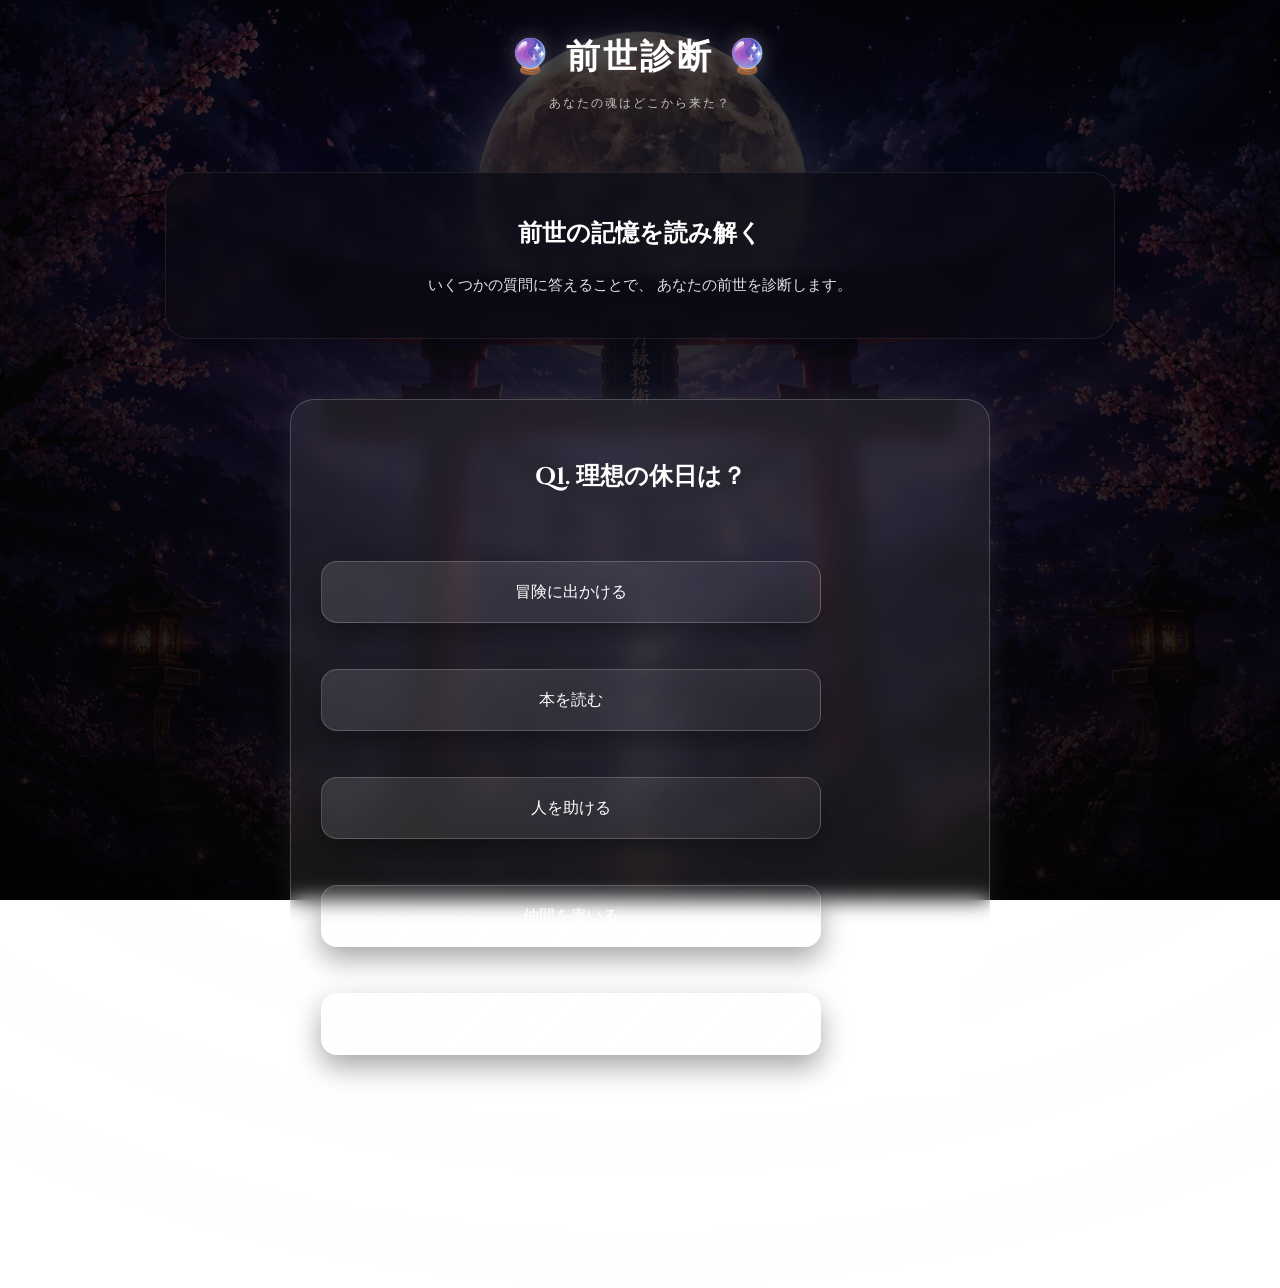
<file: pastlife-test.html>
<!DOCTYPE html>
<html lang="ja">

<head>

<meta charset="UTF-8">

<meta
  name="viewport"
  content="width=device-width, initial-scale=1.0"
>

<title>
前世診断｜月詠秘術
</title>

<meta
  name="description"
  content="あなたの前世を診断。魂が歩んできた過去を読み解きます。"
>

<link
  rel="stylesheet"
  href="style.css"
>

<link
  href="https://fonts.googleapis.com/css2?family=Cinzel:wght@700&display=swap"
  rel="stylesheet"
>

</head>

<body>

<div class="fog"></div>

<header>

<h1>
🔮 前世診断 🔮
</h1>

<p class="subtitle">
あなたの魂はどこから来た？
</p>

</header>

<section class="intro">

<h2>
前世の記憶を読み解く
</h2>

<p>

いくつかの質問に答えることで、
あなたの前世を診断します。

</p>

</section>

<section class="love-test-section">

<div
  class="question-box"
  id="question-box"
>

<h2 id="question">

診断を読み込み中...

</h2>

<div
  id="answers"
  class="answers"
></div>

</div>

<div
  id="result"
  class="result-box"
></div>

</section>

<div class="back-area">

<a
  href="psychology.html"
  class="back-btn"
>

← 心理テスト一覧へ戻る

</a>

</div>

<script src="pastlife-test.js"></script>

</body>

</html>
</file>
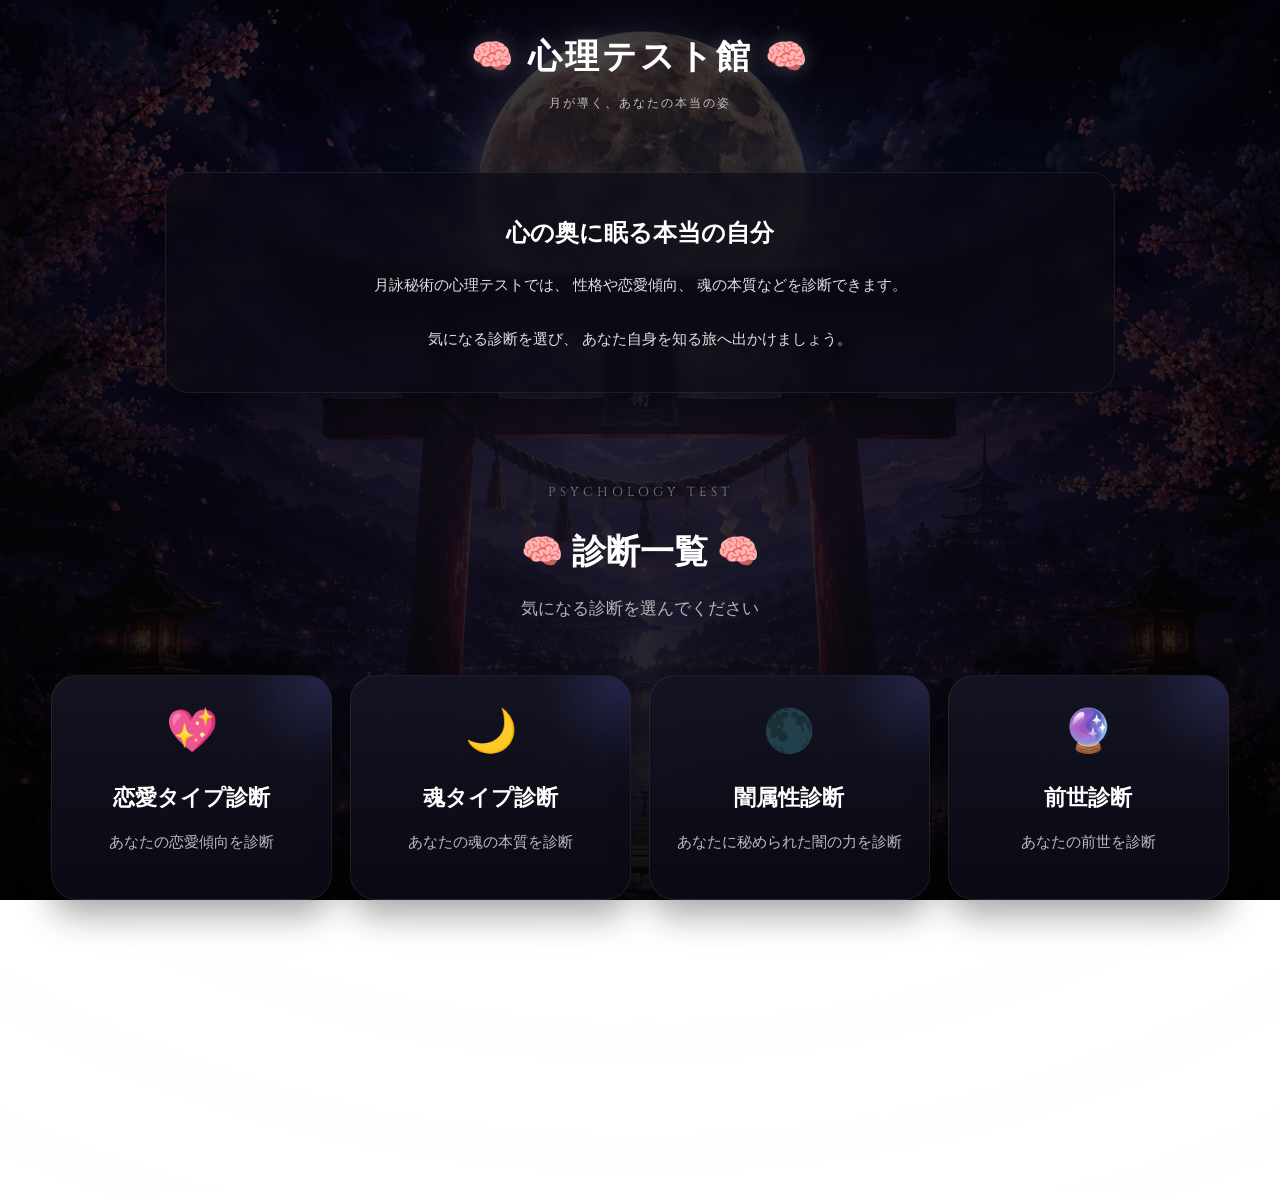
<file: psychology.html>
<!DOCTYPE html>
<html lang="ja">

<head>

  <meta charset="UTF-8">

  <meta
    name="viewport"
    content="width=device-width, initial-scale=1.0"
  >

  <title>
    心理テスト一覧｜月詠秘術
  </title>

  <meta
    name="description"
    content="恋愛タイプ診断・魂タイプ診断・闇属性診断など、月詠秘術の心理テスト一覧ページです。"
  >

  <link
    rel="stylesheet"
    href="style.css"
  >

  <link
    href="https://fonts.googleapis.com/css2?family=Cinzel:wght@700&display=swap"
    rel="stylesheet"
  >

</head>

<body>

  <div class="fog"></div>

  <header>

    <h1>
      🧠 心理テスト館 🧠
    </h1>

    <p class="subtitle">
      月が導く、あなたの本当の姿
    </p>

  </header>

  <section class="intro">

    <h2>
      心の奥に眠る本当の自分
    </h2>

    <p>

      月詠秘術の心理テストでは、
      性格や恋愛傾向、
      魂の本質などを診断できます。

      <br><br>

      気になる診断を選び、
      あなた自身を知る旅へ出かけましょう。

    </p>

  </section>

  <section class="fortune-menu">

    <div class="section-title">

      <span>
        PSYCHOLOGY TEST
      </span>

      <h2>
        🧠 診断一覧 🧠
      </h2>

      <p>
        気になる診断を選んでください
      </p>

    </div>

    <div class="fortune-grid">

      <!-- 恋愛タイプ診断 -->

      <a
        href="love-test.html"
        class="fortune-card"
      >

        <div class="fortune-glow"></div>

        <div class="fortune-icon">
          💖
        </div>

        <h3>
          恋愛タイプ診断
        </h3>

        <p>
          あなたの恋愛傾向を診断
        </p>

      </a>

      <!-- 魂タイプ診断 -->

      <a
        href="soul-test.html"
        class="fortune-card"
      >

        <div class="fortune-glow"></div>

        <div class="fortune-icon">
          🌙
        </div>

        <h3>
          魂タイプ診断
        </h3>

        <p>
          あなたの魂の本質を診断
        </p>

      </a>

      <!-- 闇属性診断 -->

      <a
        href="dark-test.html"
        class="fortune-card"
      >

        <div class="fortune-glow"></div>

        <div class="fortune-icon">
          🌑
        </div>

        <h3>
          闇属性診断
        </h3>

        <p>
          あなたに秘められた闇の力を診断
        </p>

      </a>

     <a
  href="pastlife-test.html"
  class="fortune-card"
>

  <div class="fortune-glow"></div>

  <div class="fortune-icon">
    🔮
  </div>

  <h3>
    前世診断
  </h3>

  <p>
    あなたの前世を診断
  </p>

</a>

    </div>

  </section>

  <div class="back-area">

    <a
      href="index.html"
      class="back-btn"
    >

      ← TOPへ戻る

    </a>

  </div>

  <footer class="site-footer">

    <p>
      © 月詠秘術
    </p>

  </footer>

</body>

</html>
</file>
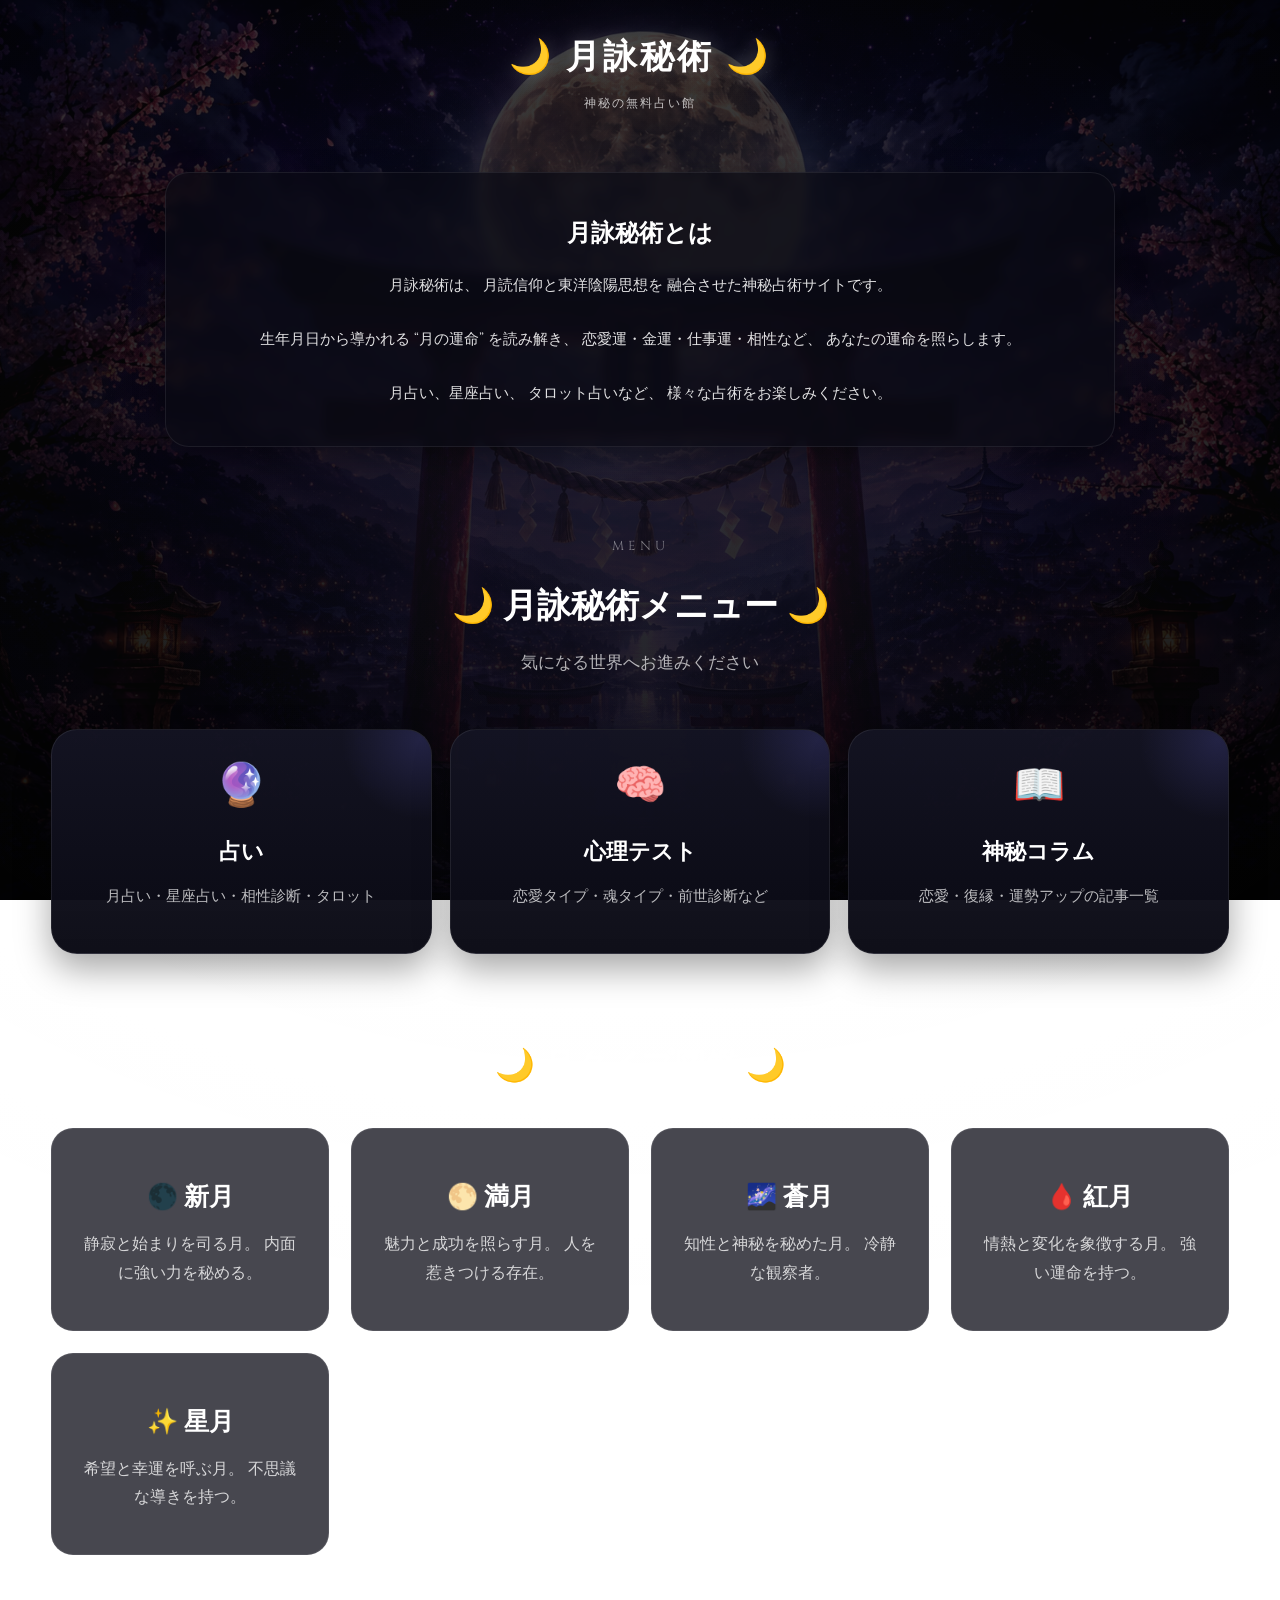
<file: result.html>
<!DOCTYPE html>
<html lang="ja">

<head>

  <meta charset="UTF-8">

  <meta
    name="viewport"
    content="width=device-width, initial-scale=1.0"
  >

  <title>
    🌙 月の神託結果 🌙
  </title>

  <!-- CSS -->
  <link
    rel="stylesheet"
    href="style.css"
  >

  <!-- フォント -->
  <link
    href="https://fonts.googleapis.com/css2?family=Cinzel:wght@700&display=swap"
    rel="stylesheet"
  >

</head>

<body class="result-page">

  <!-- 背景霧 -->
  <div class="fog"></div>

  <!-- タイトル -->
  <h1 class="result-title">

    🌙 月の神託結果 🌙

  </h1>

  <!-- 月タイプ -->
  <div id="moon-type"></div>

  <!-- 結果 -->
  <div id="result"></div>

  <!-- 戻る -->
  <div class="back-area">

    <a
      href="index.html"
      class="back-btn"
    >

      ← TOPへ戻る

    </a>

  </div>

  <!-- JavaScript -->
  <script src="script.js"></script>

</body>

</html>
</file>
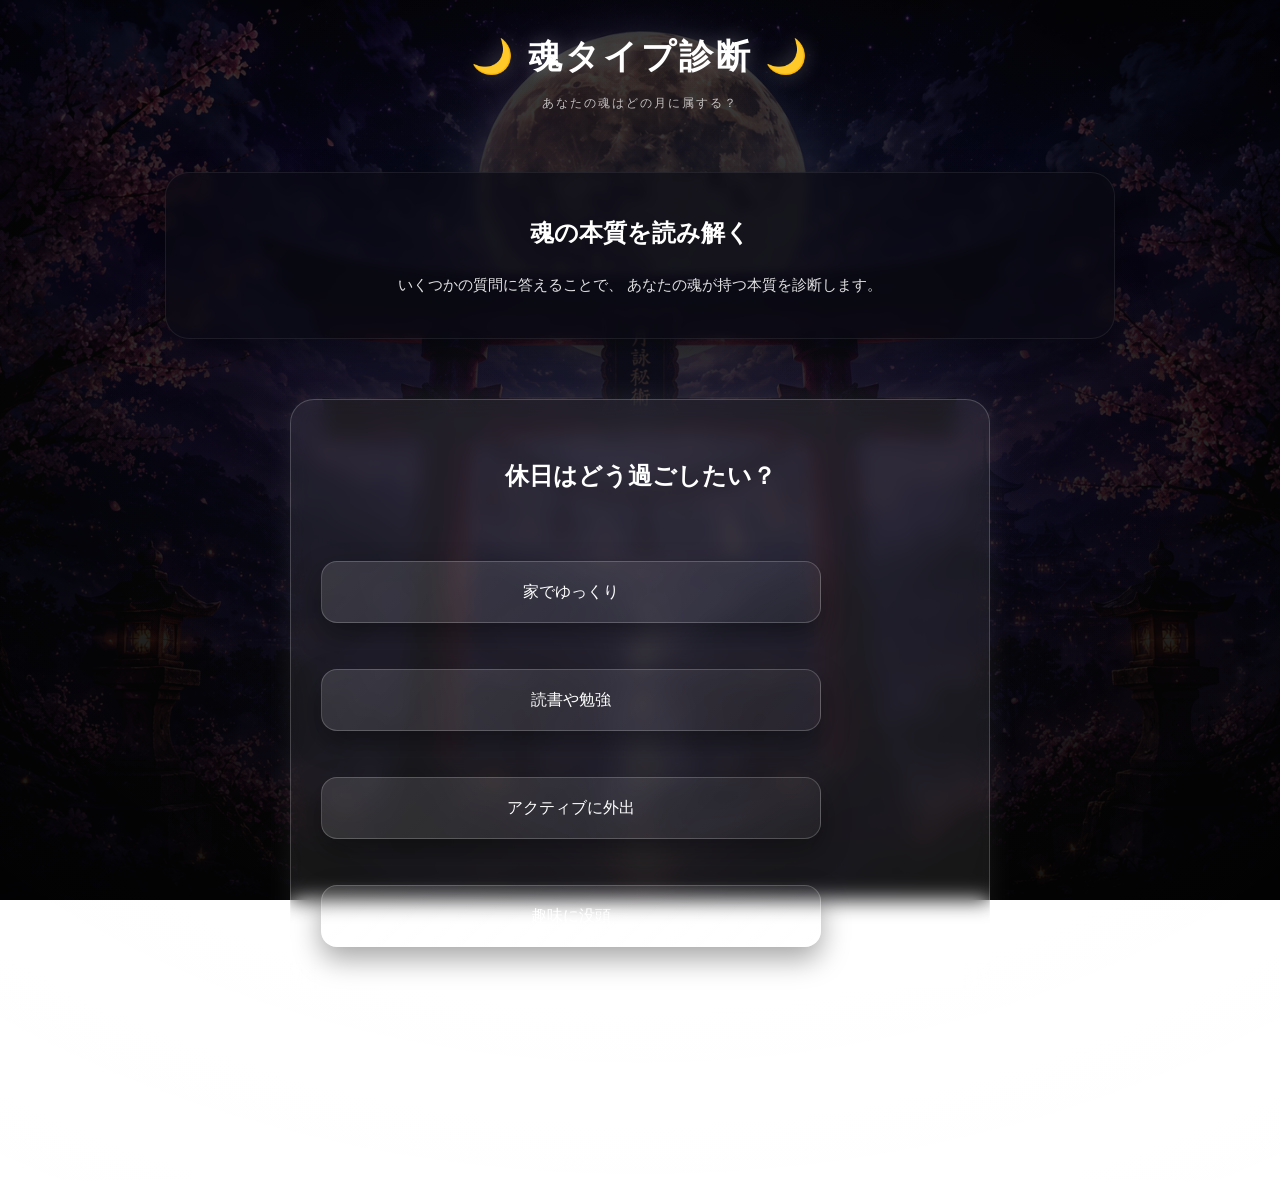
<file: soul-test.html>
<!DOCTYPE html>
<html lang="ja">

<head>

  <meta charset="UTF-8">

  <meta
    name="viewport"
    content="width=device-width, initial-scale=1.0"
  >

  <title>
    魂タイプ診断｜月詠秘術
  </title>

  <meta
    name="description"
    content="あなたの魂が持つ本質を診断。月が導く魂のタイプとは？"
  >

  <link
    rel="stylesheet"
    href="style.css"
  >

  <link
    href="https://fonts.googleapis.com/css2?family=Cinzel:wght@700&display=swap"
    rel="stylesheet"
  >

</head>

<body>

  <div class="fog"></div>

  <header>

    <h1>
      🌙 魂タイプ診断 🌙
    </h1>

    <p class="subtitle">
      あなたの魂はどの月に属する？
    </p>

  </header>

  <section class="intro">

    <h2>
      魂の本質を読み解く
    </h2>

    <p>

      いくつかの質問に答えることで、
      あなたの魂が持つ本質を診断します。

    </p>

  </section>

  <section class="love-test-section">

    <div
      class="question-box"
      id="question-box"
    >

      <h2 id="question">

        診断を読み込み中...

      </h2>

      <div
        id="answers"
        class="answers"
      ></div>

    </div>

    <div
      id="result"
      class="result-box"
    ></div>

  </section>

  <div class="back-area">

    <a
      href="index.html"
      class="back-btn"
    >

      ← TOPへ戻る

    </a>

  </div>

  <script src="soul-test.js"></script>

</body>

</html>
</file>
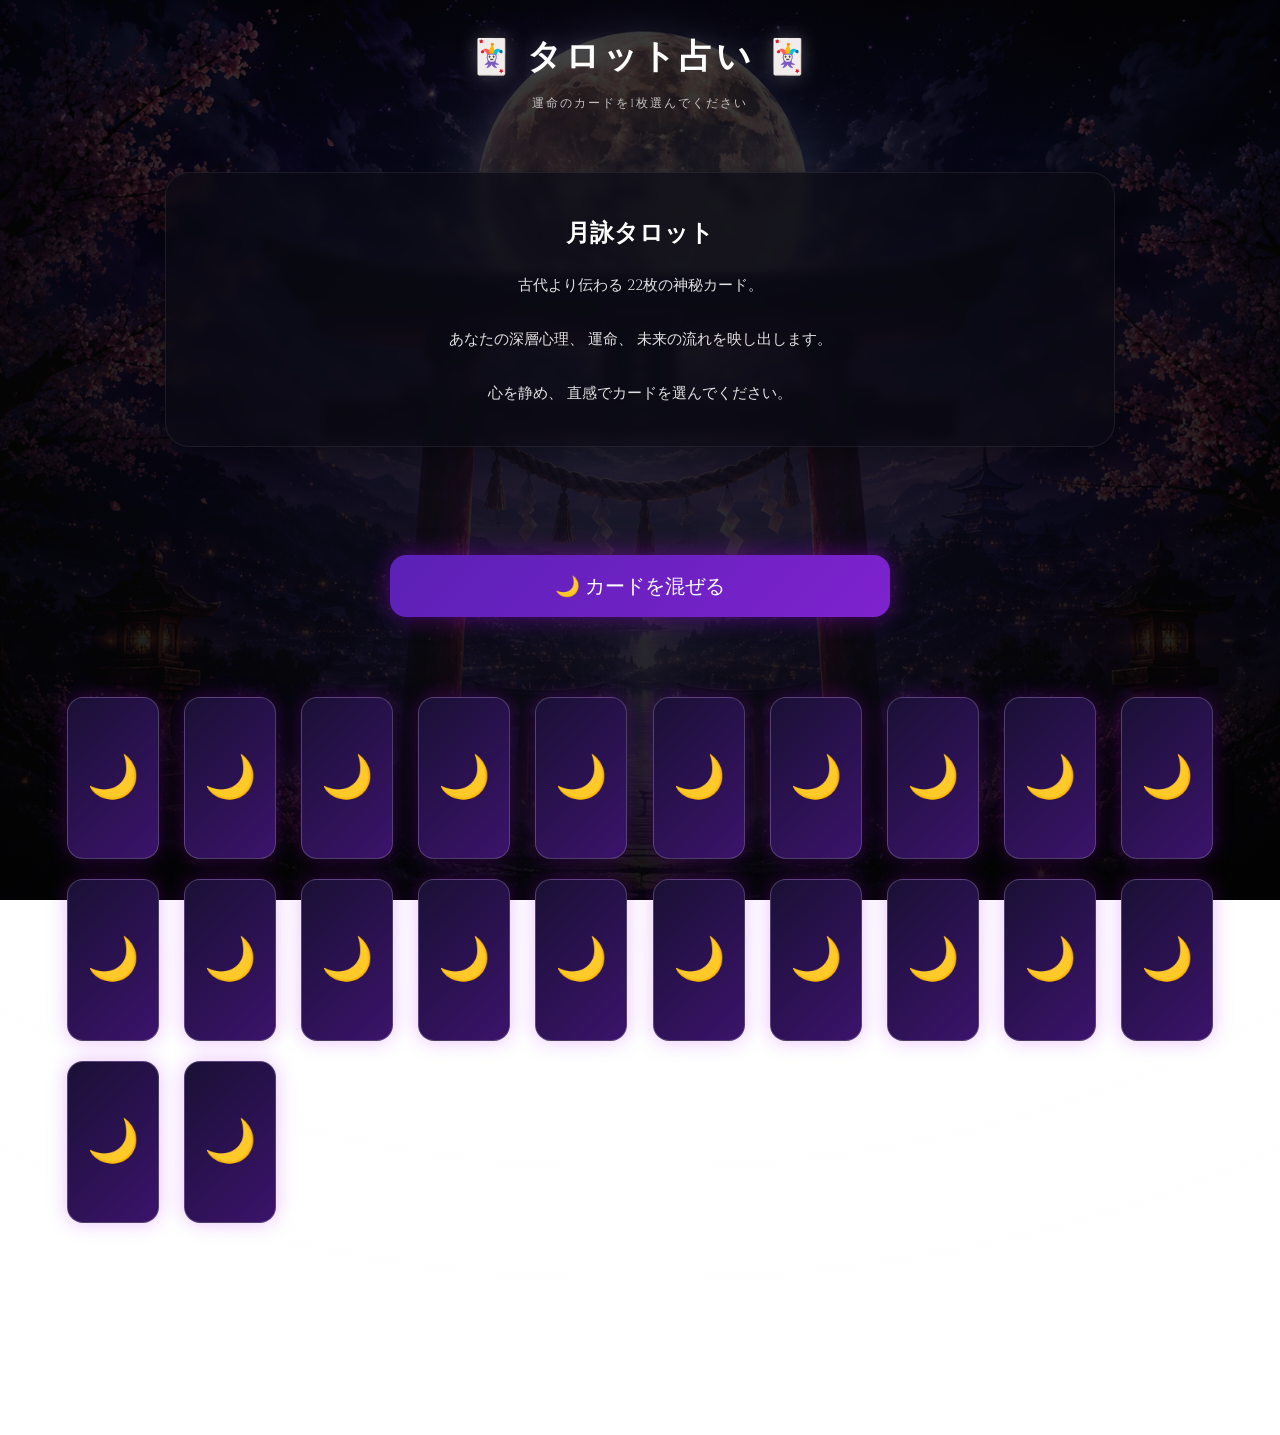
<file: tarot.html>
<!DOCTYPE html>
<html lang="ja">

<head>

  <meta charset="UTF-8">

  <meta
    name="viewport"
    content="width=device-width, initial-scale=1.0"
  >

  <title>
    タロット占い｜月詠秘術
  </title>

  <meta
    name="description"
    content="22枚の神秘タロットカードから運命を読み解く無料占い。"
  >

  <link
    rel="stylesheet"
    href="style.css"
  >

  <link
    href="https://fonts.googleapis.com/css2?family=Cinzel:wght@700&display=swap"
    rel="stylesheet"
  >

</head>

<body>

  <div class="fog"></div>

  <header>

    <h1>
      🃏 タロット占い 🃏
    </h1>

    <p class="subtitle">
      運命のカードを1枚選んでください
    </p>

  </header>

  <section class="intro">

    <h2>
      月詠タロット
    </h2>

    <p>

      古代より伝わる
      22枚の神秘カード。

      <br><br>

      あなたの深層心理、
      運命、
      未来の流れを映し出します。

      <br><br>

      心を静め、
      直感でカードを選んでください。

    </p>

  </section>

  <!-- カード -->

  <section class="tarot-section">

  <button
    id="shuffle-btn"
    class="shuffle-btn"
  >
    🌙 カードを混ぜる
  </button>

  <div
    id="tarot-cards"
    class="tarot-grid"
  ></div>

</section>


  <!-- 結果 -->

  <section
    id="tarot-result"
    class="fortune-box"
    style="display:none;"
  >

    <div
      id="drawn-card"
      class="drawn-card"
    >
    </div>

    <h2 id="card-name"></h2>

    <div id="card-orientation"></div>

    <p id="card-message"></p>

    <h3>
      💖 恋愛運
    </h3>

    <p id="love"></p>

    <h3>
      💼 仕事運
    </h3>

    <p id="work"></p>

    <h3>
      💰 金運
    </h3>

    <p id="money"></p>

  </section>

  <div class="back-area">

    <a
      href="index.html"
      class="back-btn"
    >

      ← TOPへ戻る

    </a>

  </div>

  <script src="tarot.js"></script>

</body>

</html>
</file>
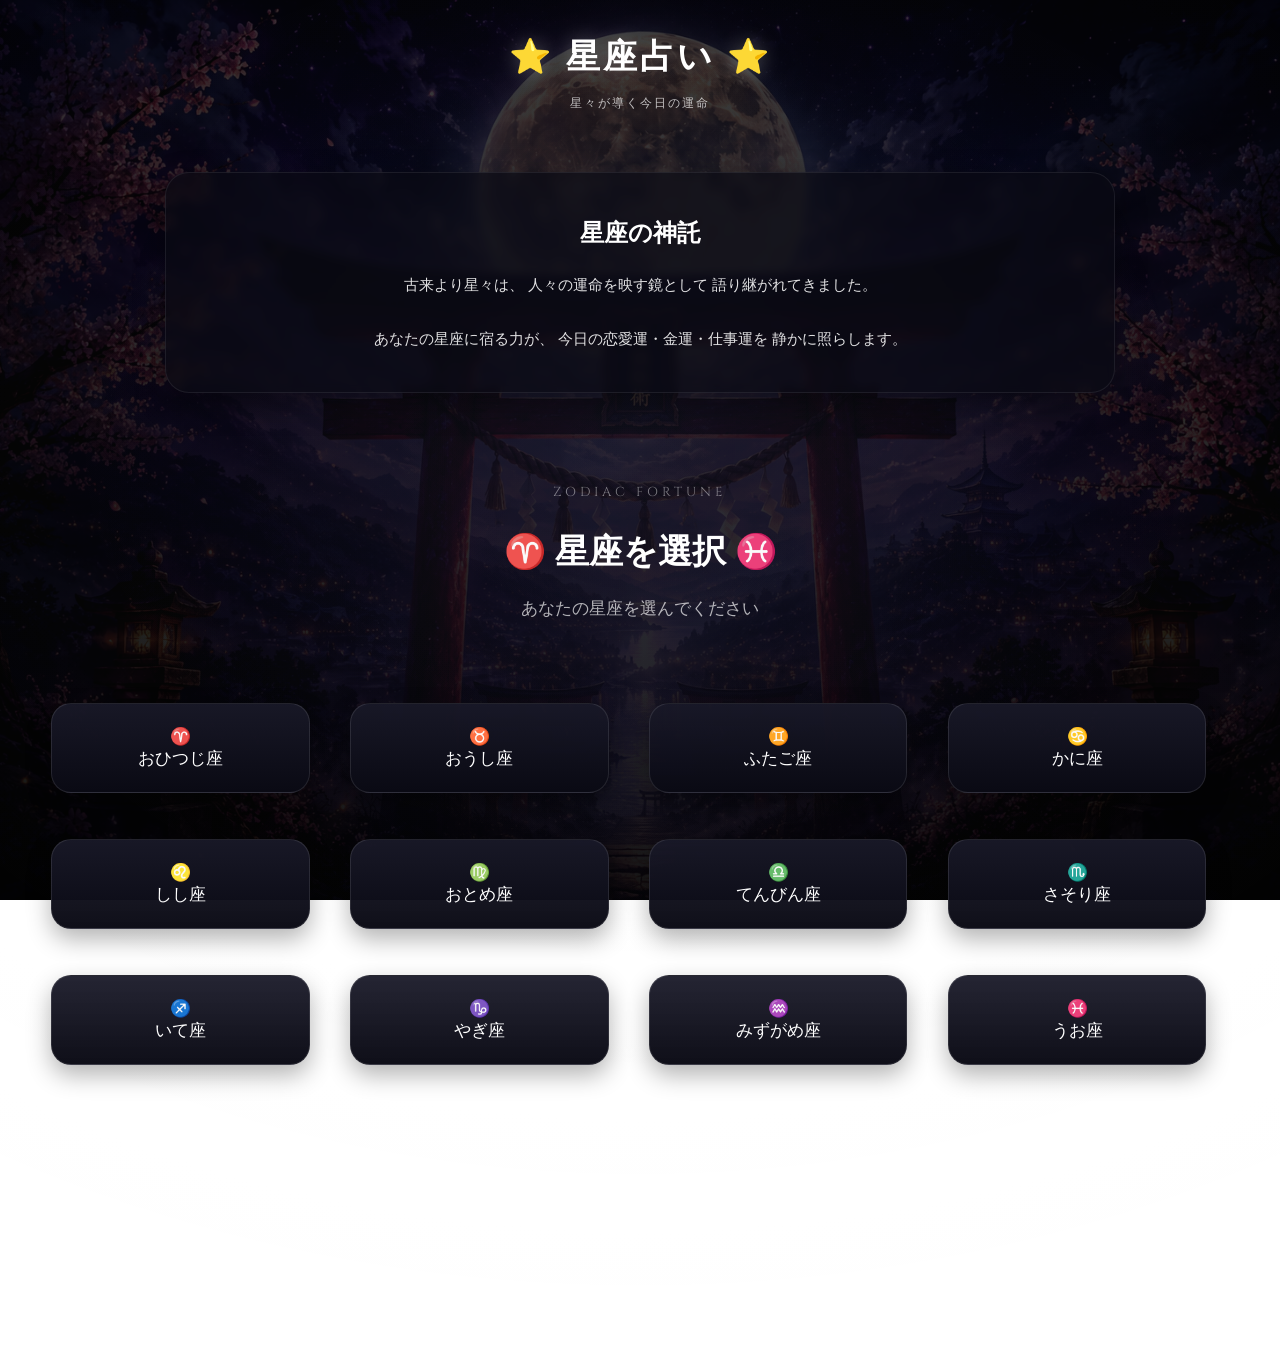
<file: zodiac.html>
<!DOCTYPE html>
<html lang="ja">

<head>

  <meta charset="UTF-8">

  <meta
    name="viewport"
    content="width=device-width, initial-scale=1.0"
  >

  <!-- SEO -->

  <title>
    星座占い｜無料占い｜月詠秘術
  </title>

  <meta
    name="description"
    content="12星座から今日の運勢を無料診断。恋愛運・金運・仕事運を神秘の星々が導きます。"
  >

  <!-- CSS -->

  <link
    rel="stylesheet"
    href="style.css"
  >

  <!-- フォント -->

  <link
    href="https://fonts.googleapis.com/css2?family=Cinzel:wght@700&display=swap"
    rel="stylesheet"
  >

</head>

<body>

  <!-- 背景霧 -->

  <div class="fog"></div>

  <!-- タイトル -->

  <header>

    <h1>
      ⭐ 星座占い ⭐
    </h1>

    <p class="subtitle">
      星々が導く今日の運命
    </p>

  </header>

  <!-- 説明 -->

  <section class="intro">

    <h2>
      星座の神託
    </h2>

    <p>

      古来より星々は、
      人々の運命を映す鏡として
      語り継がれてきました。

      <br><br>

      あなたの星座に宿る力が、
      今日の恋愛運・金運・仕事運を
      静かに照らします。

    </p>

  </section>

  <!-- 星座選択 -->

  <section class="fortune-menu">

    <div class="section-title">

      <span>
        ZODIAC FORTUNE
      </span>

      <h2>
        ♈ 星座を選択 ♓
      </h2>

      <p>
        あなたの星座を選んでください
      </p>

    </div>

    <!-- 星座一覧 -->

    <div class="zodiac-grid">

      <button
        class="zodiac-btn"
        onclick="showFortune('aries')"
      >
        ♈<br>
        おひつじ座
      </button>

      <button
        class="zodiac-btn"
        onclick="showFortune('taurus')"
      >
        ♉<br>
        おうし座
      </button>

      <button
        class="zodiac-btn"
        onclick="showFortune('gemini')"
      >
        ♊<br>
        ふたご座
      </button>

      <button
        class="zodiac-btn"
        onclick="showFortune('cancer')"
      >
        ♋<br>
        かに座
      </button>

      <button
        class="zodiac-btn"
        onclick="showFortune('leo')"
      >
        ♌<br>
        しし座
      </button>

      <button
        class="zodiac-btn"
        onclick="showFortune('virgo')"
      >
        ♍<br>
        おとめ座
      </button>

      <button
        class="zodiac-btn"
        onclick="showFortune('libra')"
      >
        ♎<br>
        てんびん座
      </button>

      <button
        class="zodiac-btn"
        onclick="showFortune('scorpio')"
      >
        ♏<br>
        さそり座
      </button>

      <button
        class="zodiac-btn"
        onclick="showFortune('sagittarius')"
      >
        ♐<br>
        いて座
      </button>

      <button
        class="zodiac-btn"
        onclick="showFortune('capricorn')"
      >
        ♑<br>
        やぎ座
      </button>

      <button
        class="zodiac-btn"
        onclick="showFortune('aquarius')"
      >
        ♒<br>
        みずがめ座
      </button>

      <button
        class="zodiac-btn"
        onclick="showFortune('pisces')"
      >
        ♓<br>
        うお座
      </button>

    </div>

  </section>

  <!-- 結果表示 -->

  <section
    id="zodiac-result"
    class="fortune-box"
    style="display:none;"
  >

    <h2 id="zodiac-name"></h2>

    <p id="zodiac-main"></p>

    <h3>
      💖 恋愛運
    </h3>

    <p id="love"></p>

    <h3>
      💰 金運
    </h3>

    <p id="money"></p>

    <h3>
      💼 仕事運
    </h3>

    <p id="work"></p>

    <h3>
      🍀 ラッキーアクション
    </h3>

    <p id="action"></p>

  </section>

  <!-- 戻る -->

  <div class="back-area">

    <a
      href="index.html"
      class="back-btn"
    >

      ← TOPへ戻る

    </a>

  </div>

  <!-- フッター -->

  <footer class="site-footer">

    <p>
      © 月詠秘術
    </p>

  </footer>

  <!-- JS -->

  <script src="zodiac.js"></script>

</body>

</html>
</file>
<file: style.css>
/* ========================================
   月詠秘術 - 完全版 style.css
======================================== */

/* =========================
   全体
========================= */

body {

  margin: 0;
  padding: 0;

  min-height: 100vh;

  overflow-x: hidden;

  color: white;

  text-align: center;

  font-family: 'Cinzel', serif;

  position: relative;

  background:
    linear-gradient(
      rgba(0,0,0,0.78),
      rgba(0,0,0,0.92)
    ),
    url("images/bg.jpg");

  background-size: cover;

  background-position: center center;

  background-repeat: no-repeat;

  background-attachment: fixed;
}

/* オーラ */

body::before {

  content: "";

  position: fixed;

  top: 0;
  left: 0;

  width: 100%;
  height: 100%;

  background:
    radial-gradient(
      circle at center,
      rgba(80,80,180,0.10),
      transparent 70%
    );

  pointer-events: none;

  z-index: 0;
}

/* =========================
   背景霧
========================= */

.fog {

  position: fixed;

  width: 200%;
  height: 200%;

  top: -50%;
  left: -50%;

  background:
    radial-gradient(
      rgba(255,255,255,0.03),
      transparent 70%
    );

  animation:
    fogMove 45s linear infinite;

  pointer-events: none;

  z-index: 0;
}

@keyframes fogMove {

  from {

    transform:
      translateX(0);
  }

  to {

    transform:
      translateX(-300px);
  }
}

/* =========================
   共通
========================= */

header,
section,
div,
footer {

  position: relative;

  z-index: 1;
}

/* =========================
   タイトル
========================= */

h1 {

  margin-top: 45px;

  font-size: 56px;

  line-height: 1.4;

  letter-spacing: 3px;

  text-shadow:
    0 0 20px rgba(255,255,255,0.25);
}

.subtitle {

  margin-top: -10px;

  margin-bottom: 40px;

  font-size: 15px;

  letter-spacing: 3px;

  color:
    rgba(255,255,255,0.72);
}

/* =========================
   説明BOX
========================= */

.intro {

  width: 88%;

  max-width: 900px;

  margin: 60px auto;

  padding: 35px 28px;

  border-radius: 24px;

  background:
    rgba(10,10,20,0.72);

  border:
    1px solid rgba(255,255,255,0.08);

  backdrop-filter: blur(4px);

  box-shadow:
    0 10px 30px rgba(0,0,0,0.35);
}

.intro h2 {

  font-size: 34px;

  margin-bottom: 22px;
}

.intro p {

  font-size: 17px;

  line-height: 1.9;

  color:
    rgba(255,255,255,0.88);
}

/* =========================
   入力エリア
========================= */

.input-section {

  margin-top: 55px;
}

.birth-label {

  display: block;

  margin-bottom: 18px;

  font-size: 18px;

  letter-spacing: 2px;
}

/* =========================
   入力欄
========================= */

#birthday,
.compatibility-inputs input {

  width: 92%;

  max-width: 500px;

  height: 64px;

  padding: 0 18px;

  border-radius: 18px;

  border:
    1px solid rgba(255,255,255,0.15);

  background:
    rgba(15,15,30,0.92);

  color: white;

  font-size: 18px;

  outline: none;

  box-sizing: border-box;

  appearance: none;

  -webkit-appearance: none;

  transition: 0.3s;

  box-shadow:
    0 8px 20px rgba(0,0,0,0.25);
}

/* placeholder */

#birthday::placeholder,
.compatibility-inputs input::placeholder {

  color:
    rgba(255,255,255,0.45);
}

/* focus */

#birthday:focus,
.compatibility-inputs input:focus {

  border:
    1px solid rgba(180,180,255,0.55);

  box-shadow:
    0 0 20px rgba(120,120,255,0.20);
}

/* =========================
   エラー
========================= */

#error-message {

  margin-top: 15px;

  font-size: 14px;

  color: #ffb4b4;
}

/* =========================
   ボタン
========================= */

button {

  margin-top: 28px;

  width: 92%;

  max-width: 500px;

  height: 62px;

  border: none;

  border-radius: 18px;

  background:
    linear-gradient(
      135deg,
      #4338ca,
      #6d28d9
    );

  color: white;

  font-size: 18px;

  cursor: pointer;

  transition: 0.3s;

  box-shadow:
    0 12px 28px rgba(0,0,0,0.35);
}

button:hover {

  transform:
    translateY(-3px);

  box-shadow:
    0 18px 35px rgba(0,0,0,0.45);
}

/* =========================
   占い一覧
========================= */

.fortune-menu {

  width: 92%;

  max-width: 1300px;

  margin: 90px auto;
}

/* タイトル */

.section-title {

  margin-bottom: 50px;
}

.section-title span {

  display: block;

  margin-bottom: 14px;

  font-size: 13px;

  letter-spacing: 4px;

  color:
    rgba(255,255,255,0.45);
}

.section-title h2 {

  font-size: 52px;

  margin-bottom: 18px;
}

.section-title p {

  color:
    rgba(255,255,255,0.68);

  font-size: 17px;

  line-height: 1.8;
}

/* グリッド */

.fortune-grid {

  display: grid;

  grid-template-columns:
    repeat(auto-fit, minmax(250px, 1fr));

  gap: 28px;
}

/* カード */

.fortune-card {

  position: relative;

  overflow: hidden;

  padding: 34px 26px;

  border-radius: 26px;

  text-decoration: none;

  color: white;

  background:
    linear-gradient(
      180deg,
      rgba(20,20,35,0.95),
      rgba(10,10,20,0.98)
    );

  border:
    1px solid rgba(255,255,255,0.08);

  box-shadow:
    0 15px 35px rgba(0,0,0,0.35);

  transition: 0.35s;
}

/* 発光 */

.fortune-glow {

  position: absolute;

  top: -70px;
  right: -70px;

  width: 160px;
  height: 160px;

  background:
    radial-gradient(
      rgba(120,120,255,0.16),
      transparent 70%
    );

  pointer-events: none;
}

/* hover */

.fortune-card:hover {

  transform:
    translateY(-8px);

  border:
    1px solid rgba(255,255,255,0.15);

  box-shadow:
    0 22px 45px rgba(0,0,0,0.45);
}

/* アイコン */

.fortune-icon {

  font-size: 52px;

  margin-bottom: 22px;
}

/* タイトル */

.fortune-card h3 {

  font-size: 28px;

  margin-bottom: 16px;
}

/* 説明 */

.fortune-card p {

  line-height: 1.8;

  font-size: 15px;

  color:
    rgba(255,255,255,0.72);
}

/* =========================
   月図鑑
========================= */

.moon-book {

  width: 92%;

  max-width: 1200px;

  margin: 90px auto;
}

.moon-book h2 {

  font-size: 44px;

  margin-bottom: 40px;
}

.moon-grid {

  display: grid;

  grid-template-columns:
    repeat(auto-fit, minmax(220px, 1fr));

  gap: 22px;
}

.moon-card {

  padding: 26px;

  border-radius: 22px;

  background:
    rgba(10,10,20,0.75);

  border:
    1px solid rgba(255,255,255,0.08);

  backdrop-filter: blur(4px);

  transition: 0.3s;
}

.moon-card:hover {

  transform:
    translateY(-5px);

  box-shadow:
    0 15px 30px rgba(0,0,0,0.35);
}

.moon-card h3 {

  font-size: 25px;

  margin-bottom: 16px;
}

.moon-card p {

  line-height: 1.8;

  color:
    rgba(255,255,255,0.78);
}

/* =========================
   結果画面
========================= */

.result-title {

  margin-top: 45px;

  font-size: 52px;
}

.moon-result {

  margin-top: 40px;
}

.moon-symbol {

  font-size: 88px;

  animation:
    moonFloat 4s ease-in-out infinite;
}

@keyframes moonFloat {

  0% {

    transform:
      translateY(0);
  }

  50% {

    transform:
      translateY(-10px);
  }

  100% {

    transform:
      translateY(0);
  }
}

.moon-label {

  margin-top: 20px;

  font-size: 22px;

  letter-spacing: 3px;
}

.moon-name {

  margin-top: 16px;

  font-size: 64px;
}

.moon-desc {

  margin-top: 14px;

  font-size: 22px;

  color:
    rgba(255,255,255,0.82);
}

/* =========================
   運勢BOX
========================= */

.fortune-box {

  width: 90%;

  max-width: 950px;

  margin: 50px auto;

  padding: 38px 28px;

  border-radius: 28px;

  background:
    rgba(10,10,20,0.75);

  border:
    1px solid rgba(255,255,255,0.08);

  backdrop-filter: blur(4px);

  box-shadow:
    0 15px 35px rgba(0,0,0,0.35);
}

.fortune-box h2 {

  font-size: 38px;

  margin-bottom: 28px;
}

.fortune-box h3 {

  margin-top: 35px;

  font-size: 28px;

  color: #ddd6fe;
}

.fortune-box p {

  font-size: 18px;

  line-height: 1.9;

  color:
    rgba(255,255,255,0.88);
}

/* =========================
   共鳴診断
========================= */

.compatibility-section {

  width: 90%;

  max-width: 950px;

  margin: 90px auto;

  padding: 35px 28px;

  border-radius: 26px;

  background:
    rgba(10,10,20,0.75);

  border:
    1px solid rgba(255,255,255,0.08);

  box-shadow:
    0 15px 35px rgba(0,0,0,0.35);
}

.compatibility-section h2 {

  font-size: 40px;

  margin-bottom: 20px;
}

.compatibility-text {

  line-height: 1.9;

  color:
    rgba(255,255,255,0.75);

  margin-bottom: 35px;
}

.compatibility-inputs {

  display: flex;

  flex-direction: column;

  gap: 20px;

  align-items: center;
}

.compatibility-box {

  margin-top: 40px;

  padding: 30px;

  border-radius: 22px;

  background:
    rgba(255,255,255,0.04);

  border:
    1px solid rgba(255,255,255,0.08);
}

.compatibility-percent {

  font-size: 68px;

  margin-top: 20px;

  color: #ddd6fe;
}

.compatibility-type {

  margin-top: 18px;

  font-size: 34px;
}

.compatibility-desc {

  margin-top: 22px;

  line-height: 1.9;

  font-size: 17px;
}

/* =========================
   戻る
========================= */

.back-area {

  margin: 60px 0 80px;
}

.back-btn {

  display: inline-block;

  padding: 14px 30px;

  border-radius: 14px;

  text-decoration: none;

  color: white;

  background:
    rgba(255,255,255,0.06);

  border:
    1px solid rgba(255,255,255,0.10);

  transition: 0.3s;
}

.back-btn:hover {

  background:
    rgba(255,255,255,0.12);
}

/* =========================
   フッター
========================= */

.site-footer {

  padding-bottom: 40px;

  color:
    rgba(255,255,255,0.45);

  font-size: 14px;
}

/* =========================
   ローディング
========================= */

#loading-screen {

  position: fixed;

  top: 0;
  left: 0;

  width: 100%;
  height: 100%;

  background:
    rgba(0,0,0,0.95);

  display: none;

  justify-content: center;
  align-items: center;

  z-index: 9999;
}

.loading-content {

  text-align: center;
}

.loading-moon {

  width: 110px;
  height: 110px;

  margin: auto;

  border-radius: 50%;

  background:
    radial-gradient(
      circle,
      #ffffff,
      #c4b5fd,
      transparent
    );

  animation:
    moonPulse 2s infinite;
}

.loading-content p {

  margin-top: 25px;

  font-size: 20px;
}

@keyframes moonPulse {

  0% {

    transform: scale(1);

    opacity: 0.8;
  }

  50% {

    transform: scale(1.12);

    opacity: 1;
  }

  100% {

    transform: scale(1);

    opacity: 0.8;
  }
}

/* =========================
   スマホ
========================= */

@media screen and (max-width: 768px) {

  body {

    background:
      linear-gradient(
        rgba(0,0,0,0.78),
        rgba(0,0,0,0.92)
      ),
      url("images/bg-mobile.jpg");

    background-size: cover;

    background-position: center center;

    background-repeat: no-repeat;

    background-attachment: scroll;

  }

}

  h1 {

    font-size: 34px;

    margin-top: 35px;
  }

  .subtitle {

    font-size: 12px;

    letter-spacing: 2px;
  }

  .intro {

    width: 92%;

    padding: 24px;
  }

  .intro h2 {

    font-size: 24px;
  }

  .intro p {

    font-size: 15px;

    line-height: 1.8;
  }

  .section-title h2 {

    font-size: 34px;
  }

  .fortune-grid {

    gap: 18px;
  }

  .fortune-card {

    padding: 28px 22px;
  }

  .fortune-icon {

    font-size: 42px;
  }

  .fortune-card h3 {

    font-size: 22px;
  }

  .moon-book h2 {

    font-size: 32px;
  }

  .moon-name {

    font-size: 42px;
  }

  .moon-desc {

    font-size: 18px;
  }

  .fortune-box {

    padding: 24px;
  }

  .fortune-box h2 {

    font-size: 28px;
  }

  .fortune-box h3 {

    font-size: 22px;
  }

  .fortune-box p {

    font-size: 16px;
  }

  .compatibility-percent {

    font-size: 48px;
  }

  .compatibility-type {

    font-size: 24px;
  }

/* ========================================
   星座一覧
======================================== */

.zodiac-grid {

  display: grid;

  grid-template-columns:
    repeat(4, 1fr);

  gap: 18px;

  margin-top: 35px;
}

/* 星座ボタン */

.zodiac-btn {

  height: 90px;

  border-radius: 20px;

  border:
    1px solid rgba(255,255,255,0.10);

  background:
    linear-gradient(
      180deg,
      rgba(25,25,40,0.95),
      rgba(10,10,20,0.98)
    );

  color: white;

  font-size: 17px;

  cursor: pointer;

  transition: 0.3s;

  box-shadow:
    0 10px 25px rgba(0,0,0,0.30);
}

/* hover */

.zodiac-btn:hover {

  transform:
    translateY(-4px);

  border:
    1px solid rgba(255,255,255,0.18);

  box-shadow:
    0 18px 35px rgba(0,0,0,0.40);
}

/* スマホ */

@media screen and (max-width: 768px) {

  .zodiac-grid {

    grid-template-columns:
      repeat(2, 1fr);

    gap: 14px;
  }

  .zodiac-btn {

    height: 82px;

    font-size: 16px;

    border-radius: 18px;
  }
}

/* ========================================
   タロット
======================================== */

.tarot-grid {

  display: grid;

  grid-template-columns:
    repeat(auto-fit, minmax(140px, 1fr));

  gap: 20px;

  margin-top: 40px;
}

/* カード */

.tarot-card {

  height: 220px;

  border-radius: 20px;

  cursor: pointer;

  transition: 0.3s;

  display: flex;

  justify-content: center;

  align-items: center;

  background:
    linear-gradient(
      180deg,
      rgba(30,30,50,0.95),
      rgba(10,10,20,0.98)
    );

  border:
    1px solid rgba(255,255,255,0.10);

  box-shadow:
    0 10px 30px rgba(0,0,0,0.35);
}

/* hover */

.tarot-card:hover {

  transform:
    translateY(-6px);

  box-shadow:
    0 20px 40px rgba(0,0,0,0.45);
}

/* 裏面 */

.tarot-back {

  font-size: 54px;
}

/* 開いたカード */

.tarot-open-card {

  margin-bottom: 25px;
}

/* スマホ */

@media screen and (max-width: 768px) {

  .tarot-grid {

    grid-template-columns:
      repeat(2, 1fr);

    gap: 16px;
  }

  .tarot-card {

    height: 180px;
  }

  .tarot-back {

    font-size: 42px;
  }
}

/* =========================
   タロット
========================= */

.tarot-section {

  width: 90%;

  max-width: 1200px;

  margin: 80px auto;

  position: relative;

  z-index: 1;
}

.tarot-grid {

  display: grid;

  grid-template-columns:
    repeat(auto-fit, minmax(90px, 1fr));

  gap: 20px;

  justify-items: center;
}

.tarot-card {

  width: 90px;

  height: 160px;

  border-radius: 16px;

  cursor: pointer;

  transition: 0.4s;

  position: relative;

  overflow: hidden;

  background:
    linear-gradient(
      135deg,
      #1a1035,
      #3b136b
    );

  border:
    1px solid rgba(255,255,255,0.2);

  box-shadow:
    0 0 20px rgba(180,0,255,0.25);

  display: flex;

  justify-content: center;

  align-items: center;
}

.tarot-card:hover {

  transform:
    translateY(-10px)
    scale(1.05);

  box-shadow:
    0 0 35px rgba(200,120,255,0.6);
}

.tarot-back {

  font-size: 42px;
}

.tarot-front {

  font-size: 54px;
}

.tarot-card.opened {

  animation:
    tarotOpen 0.6s;
}

.tarot-card.reversed .tarot-front {

  transform:
    rotate(180deg);
}

@keyframes tarotOpen {

  0% {

    transform:
      rotateY(90deg);
  }

  100% {

    transform:
      rotateY(0deg);
  }
}

.drawn-card {

  font-size: 90px;

  margin-bottom: 20px;

  animation:
    moonFloat 3s ease-in-out infinite;
}

#card-name {

  font-size: 42px;

  margin-bottom: 10px;
}

#card-orientation {

  font-size: 22px;

  color: #f5d0fe;

  margin-bottom: 20px;
}

/* スマホ */

@media screen and (max-width: 768px) {

  .tarot-grid {

    grid-template-columns:
      repeat(4, 1fr);

    gap: 14px;
  }

  .tarot-card {

    width: 72px;

    height: 130px;
  }

  .tarot-front {

    font-size: 42px;
  }
}

/* =========================
   シャッフル
========================= */

.shuffle-btn {

  margin-bottom: 40px;

  padding: 18px 40px;

  border: none;

  border-radius: 16px;

  background:
    linear-gradient(
      135deg,
      #5b21b6,
      #7e22ce
    );

  color: white;

  font-size: 20px;

  cursor: pointer;

  box-shadow:
    0 0 25px rgba(180,0,255,0.4);

  transition: 0.3s;
}

.shuffle-btn:hover {

  transform:
    scale(1.05);
}

/* シャッフル中 */

/* =========================
   神秘シャッフル演出
========================= */

.tarot-grid {

  position: relative;
}

/* シャッフル中 */

.shuffling {

  height: 420px;
}

/* カード共通 */

.shuffling .tarot-card {

  position: absolute;

  top: 50%;
  left: 50%;

  margin-left: -45px;
  margin-top: -80px;

  animation:
    orbitShuffle 3s ease-in-out infinite;

  transition: 0.5s;
}

/* カードごとに円形配置 */

.shuffling .tarot-card:nth-child(1) {

  animation-delay: 0s;
}

.shuffling .tarot-card:nth-child(2) {

  animation-delay: 0.1s;
}

.shuffling .tarot-card:nth-child(3) {

  animation-delay: 0.2s;
}

.shuffling .tarot-card:nth-child(4) {

  animation-delay: 0.3s;
}

.shuffling .tarot-card:nth-child(5) {

  animation-delay: 0.4s;
}

.shuffling .tarot-card:nth-child(6) {

  animation-delay: 0.5s;
}

.shuffling .tarot-card:nth-child(7) {

  animation-delay: 0.6s;
}

.shuffling .tarot-card:nth-child(8) {

  animation-delay: 0.7s;
}

.shuffling .tarot-card:nth-child(9) {

  animation-delay: 0.8s;
}

.shuffling .tarot-card:nth-child(10) {

  animation-delay: 0.9s;
}

.shuffling .tarot-card:nth-child(11) {

  animation-delay: 1s;
}

.shuffling .tarot-card:nth-child(12) {

  animation-delay: 1.1s;
}

.shuffling .tarot-card:nth-child(13) {

  animation-delay: 1.2s;
}

.shuffling .tarot-card:nth-child(14) {

  animation-delay: 1.3s;
}

.shuffling .tarot-card:nth-child(15) {

  animation-delay: 1.4s;
}

.shuffling .tarot-card:nth-child(16) {

  animation-delay: 1.5s;
}

.shuffling .tarot-card:nth-child(17) {

  animation-delay: 1.6s;
}

.shuffling .tarot-card:nth-child(18) {

  animation-delay: 1.7s;
}

.shuffling .tarot-card:nth-child(19) {

  animation-delay: 1.8s;
}

.shuffling .tarot-card:nth-child(20) {

  animation-delay: 1.9s;
}

.shuffling .tarot-card:nth-child(21) {

  animation-delay: 2s;
}

.shuffling .tarot-card:nth-child(22) {

  animation-delay: 2.1s;
}

/* 円形シャッフル */

@keyframes orbitShuffle {

  0% {

    transform:
      rotate(0deg)
      translateX(0px)
      rotate(0deg)
      scale(0.8);

    opacity: 0.4;
  }

  20% {

    transform:
      rotate(60deg)
      translateX(120px)
      rotate(-60deg)
      scale(1);

    opacity: 1;
  }

  40% {

    transform:
      rotate(140deg)
      translateX(180px)
      rotate(-140deg)
      scale(1.05);

    opacity: 1;
  }

  60% {

    transform:
      rotate(220deg)
      translateX(150px)
      rotate(-220deg)
      scale(1);

    opacity: 1;
  }

  80% {

    transform:
      rotate(300deg)
      translateX(100px)
      rotate(-300deg)
      scale(0.95);

    opacity: 0.9;
  }

  100% {

    transform:
      rotate(360deg)
      translateX(0px)
      rotate(-360deg)
      scale(0.8);

    opacity: 0.4;
  }
}

/* 他カード暗転 */

.fade-card {

  opacity: 0.15;

  transform:
    scale(0.92);

  transition: 0.5s;
}
/* =========================
   恋愛タイプ診断
========================= */

.love-test-section {

  width: 90%;
  max-width: 700px;

  margin: 60px auto;
}

.question-box {

  background:
    rgba(255,255,255,0.08);

  border:
    1px solid rgba(255,255,255,0.2);

  border-radius: 24px;

  padding: 40px 30px;

  backdrop-filter: blur(10px);

  text-align: center;

  box-shadow:
    0 0 30px rgba(255,255,255,0.08);
}

.answers {

  display: flex;
  flex-direction: column;

  gap: 18px;

  margin-top: 40px;
}

.answer-btn {

  background:
    linear-gradient(
      135deg,
      rgba(255,255,255,0.12),
      rgba(255,255,255,0.04)
    );

  border:
    1px solid rgba(255,255,255,0.2);

  color: white;

  padding: 18px;

  border-radius: 16px;

  font-size: 1rem;

  cursor: pointer;

  transition: 0.3s;
}

.answer-btn:hover {

  transform:
    translateY(-3px);

  background:
    rgba(255,255,255,0.16);

  box-shadow:
    0 0 20px rgba(255,255,255,0.12);
}

.result-box {

  margin-top: 40px;

  text-align: center;
}

.love-result {

  background:
    rgba(255,255,255,0.08);

  border:
    1px solid rgba(255,255,255,0.2);

  border-radius: 24px;

  padding: 40px 30px;

  backdrop-filter: blur(10px);

  animation:
    fadeIn 1s ease;
}

.result-icon {

  font-size: 4rem;

  margin-bottom: 20px;
}

.love-result h2 {

  font-size: 2rem;

  margin-bottom: 20px;

  color: #fff;
}

.love-result p {

  line-height: 2;

  color: rgba(255,255,255,0.9);
}

/* スマホ */

@media screen and (max-width: 768px) {

  .question-box,
  .love-result {

    padding: 30px 20px;
  }

  .answer-btn {

    font-size: 0.95rem;

    padding: 16px;
  }

}
</file>
